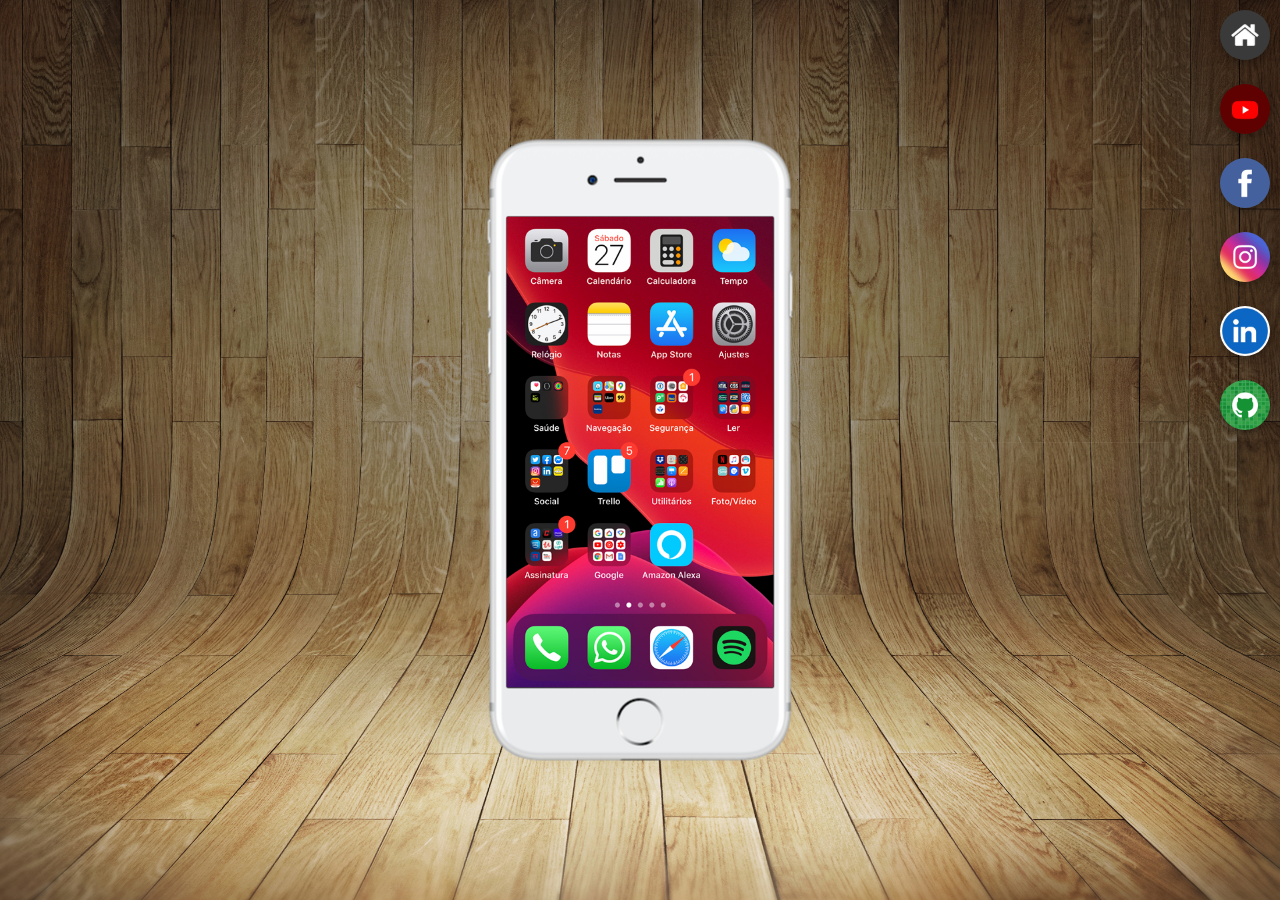
<file: index.html>
<!doctype html>
<html lang="pt-br">
  <head>
    <meta charset="UTF-8" />
    <meta name="viewport" content="width=device-width, initial-scale=1.0" />
    <link rel="shortcut icon" href="favicon.ico" type="image/x-icon" />
    <link rel="stylesheet" href="estilos/style.css" />
    <title>Projeto Redes Sociais</title>
  </head>
  <body>
    <main>
      <section id="telefone">
        <iframe src="home.html" name="tela" id="tela" frameborder="0">
          Seu navegador não suporta iframes.
        </iframe>
      </section>
      <section id="redes-sociais">
        <a href="home.html" target="tela">
          <img src="imagens/logo-home.jpg" alt="Home" /></a
        ><br />
        <a href="youtube.html" target="tela">
          <img src="imagens/logo-youtube.jpg" alt="Youtube" /> </a
        ><br />
        <a href="facebook.html" target="tela">
          <img src="imagens/logo-facebook.jpg" alt="Facebook" /> </a
        ><br />
        <a href="instagram.html" target="tela">
          <img src="imagens/logo-instagram.jpg" alt="Instagram" /> </a
        ><br />
        <a href="linkedin.html" target="tela">
          <img src="imagens/logo-linkedin.avif" alt="LinkedIn" /> </a
        ><br />
        <a href="github.html" target="tela">
          <img src="imagens/logo-github.jpg" alt="GitHub" />
        </a>
      </section>
    </main>
  </body>
</html>
</file>
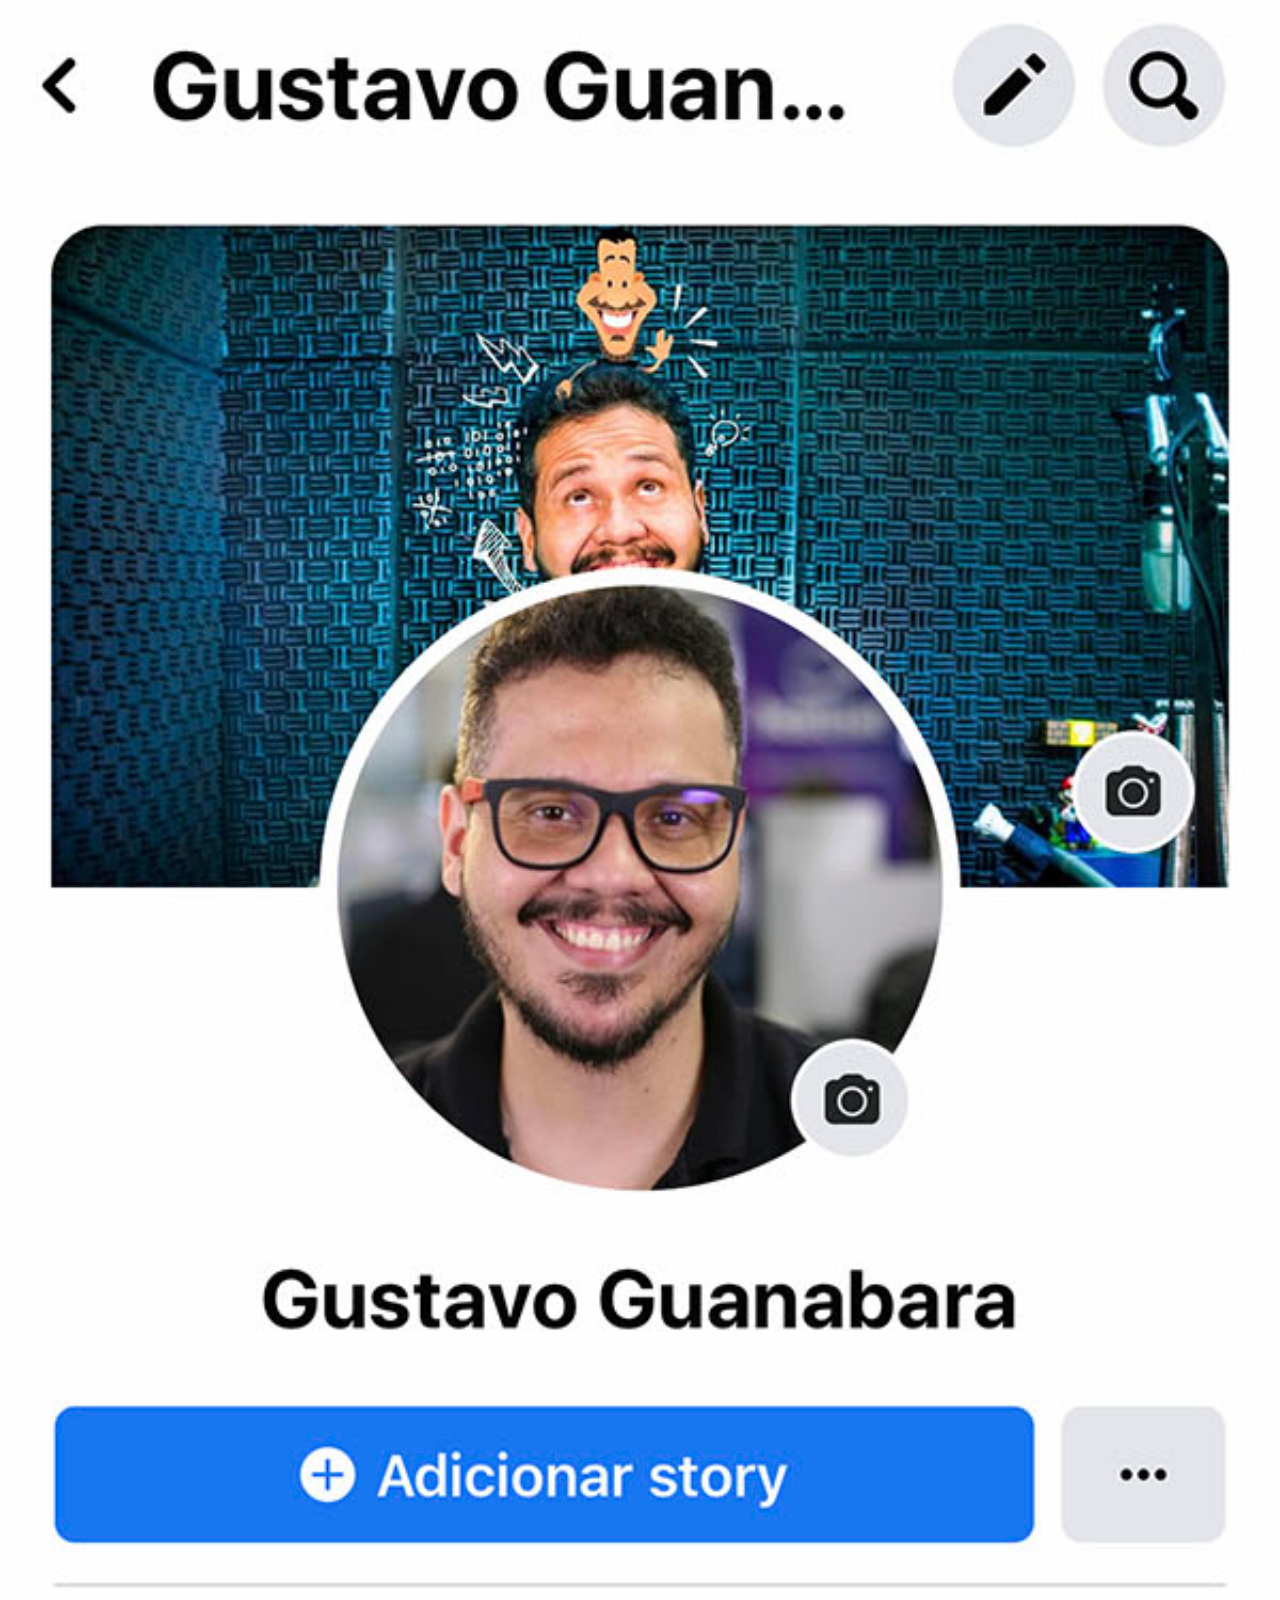
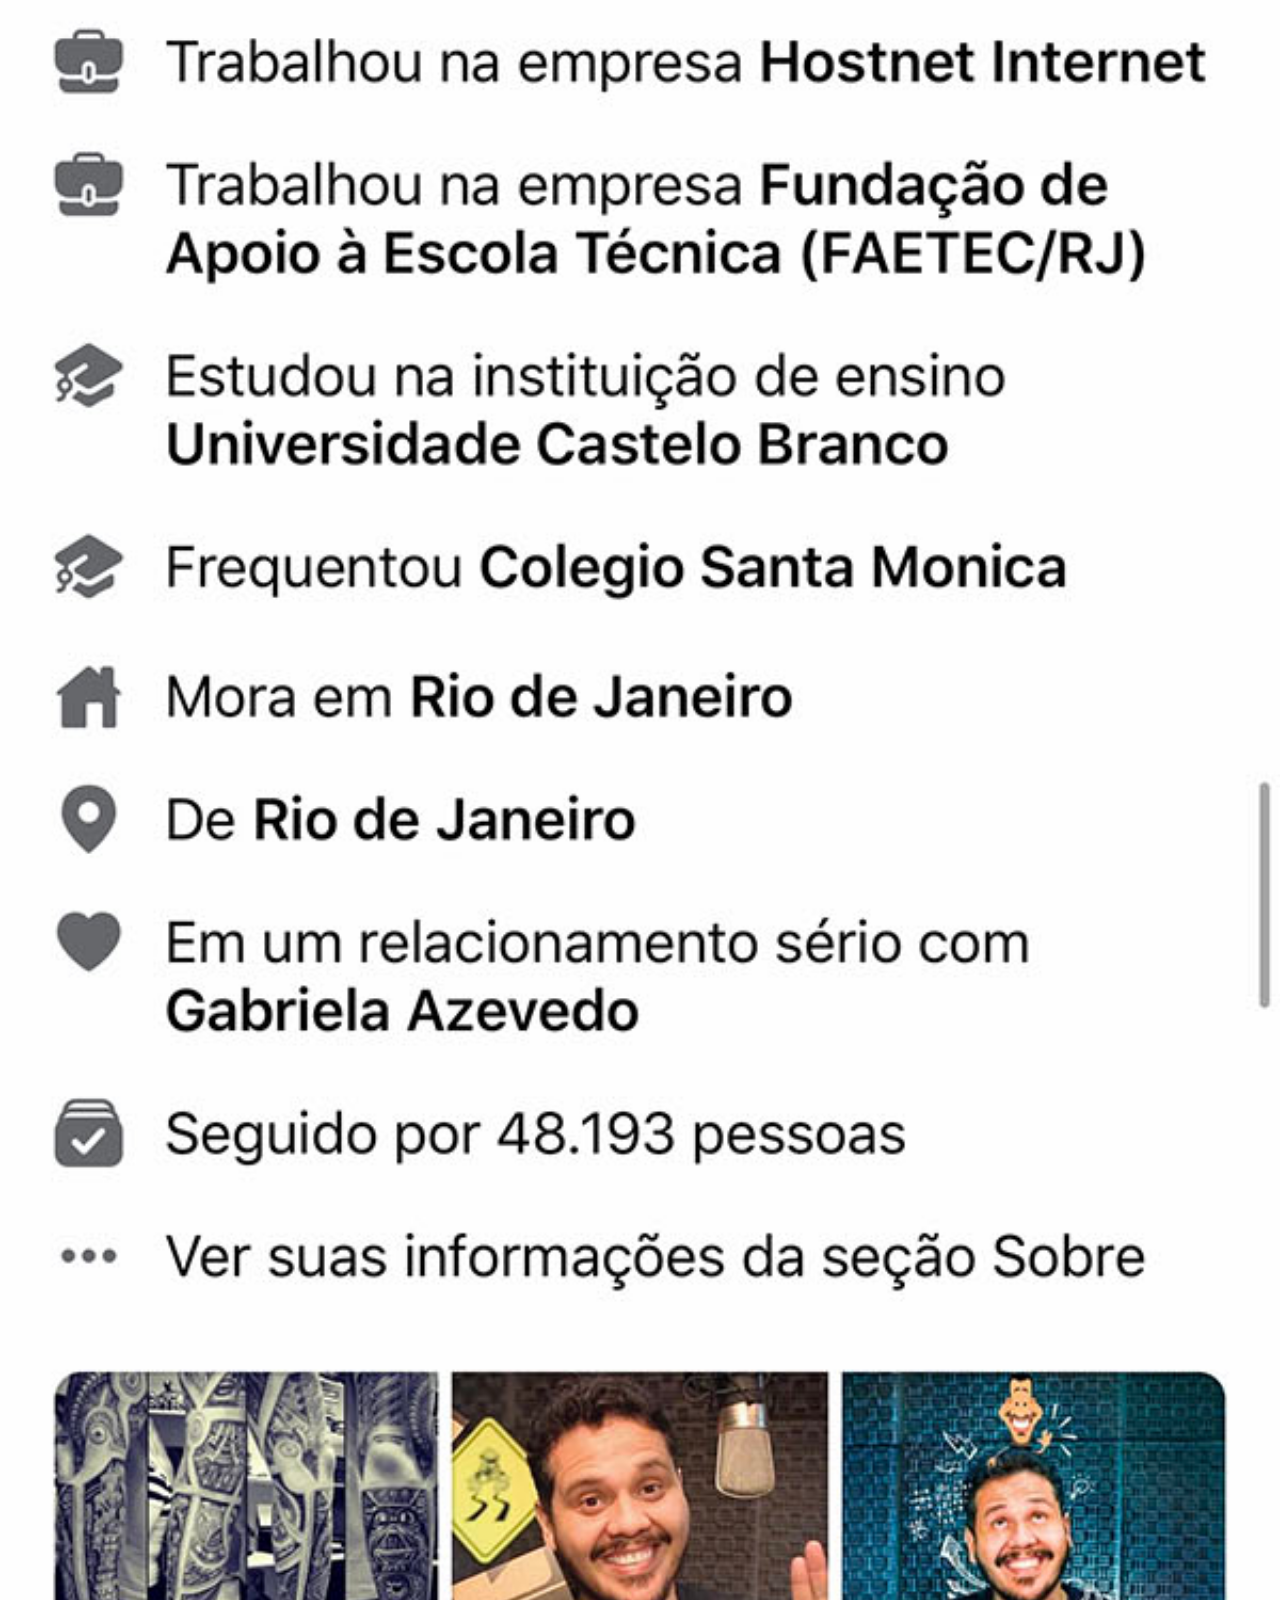
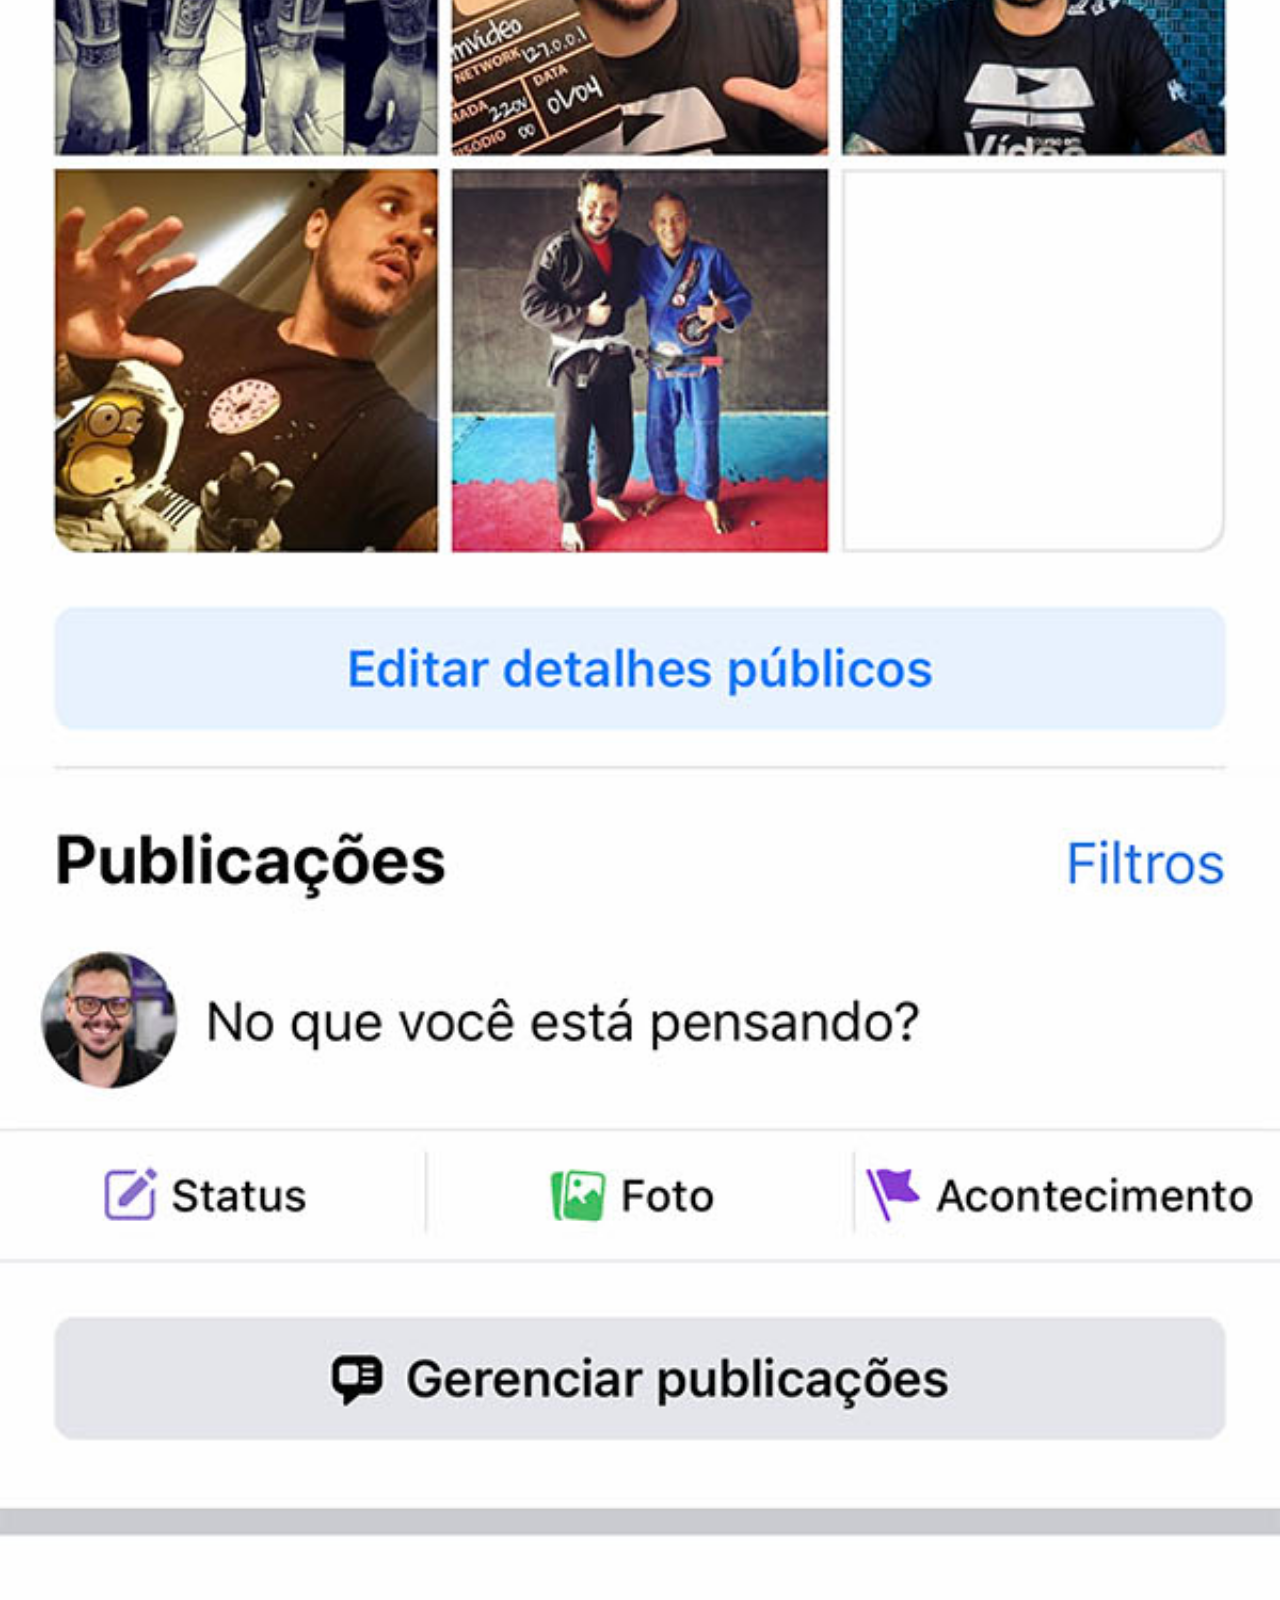
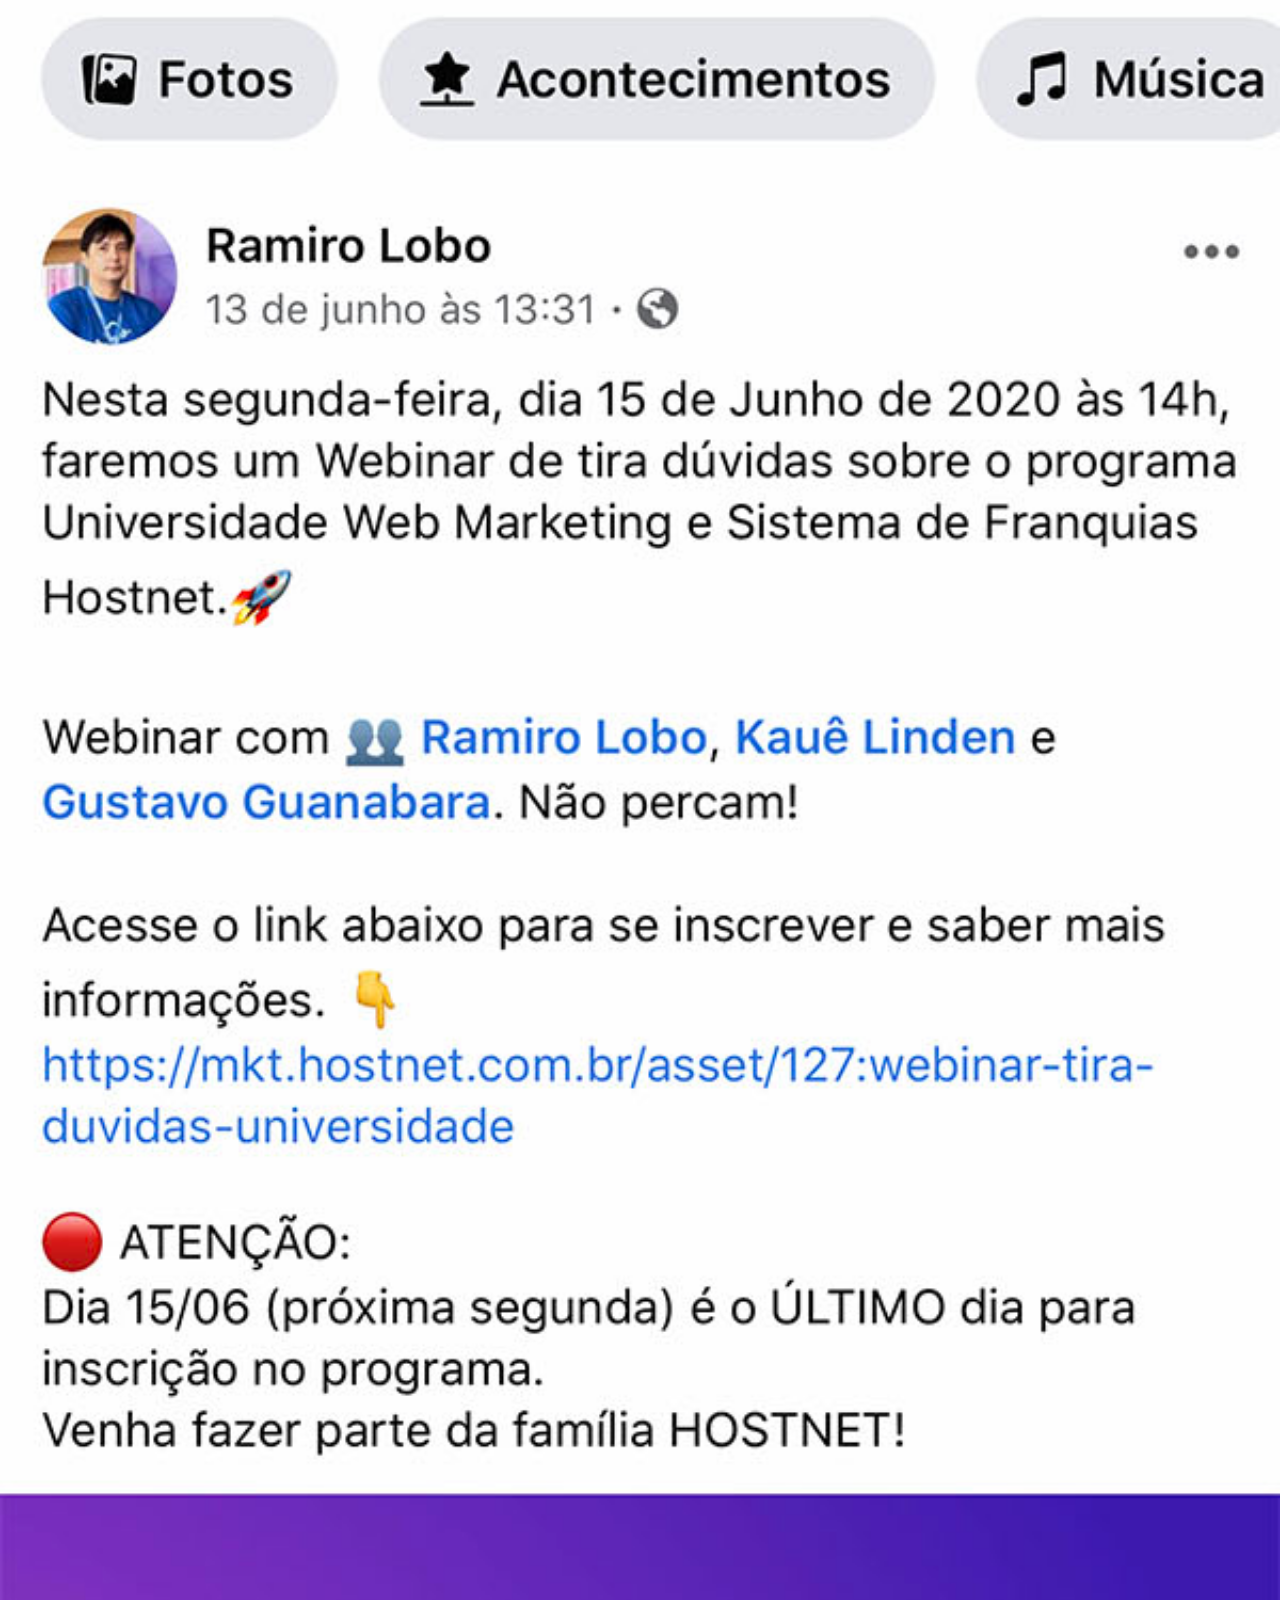
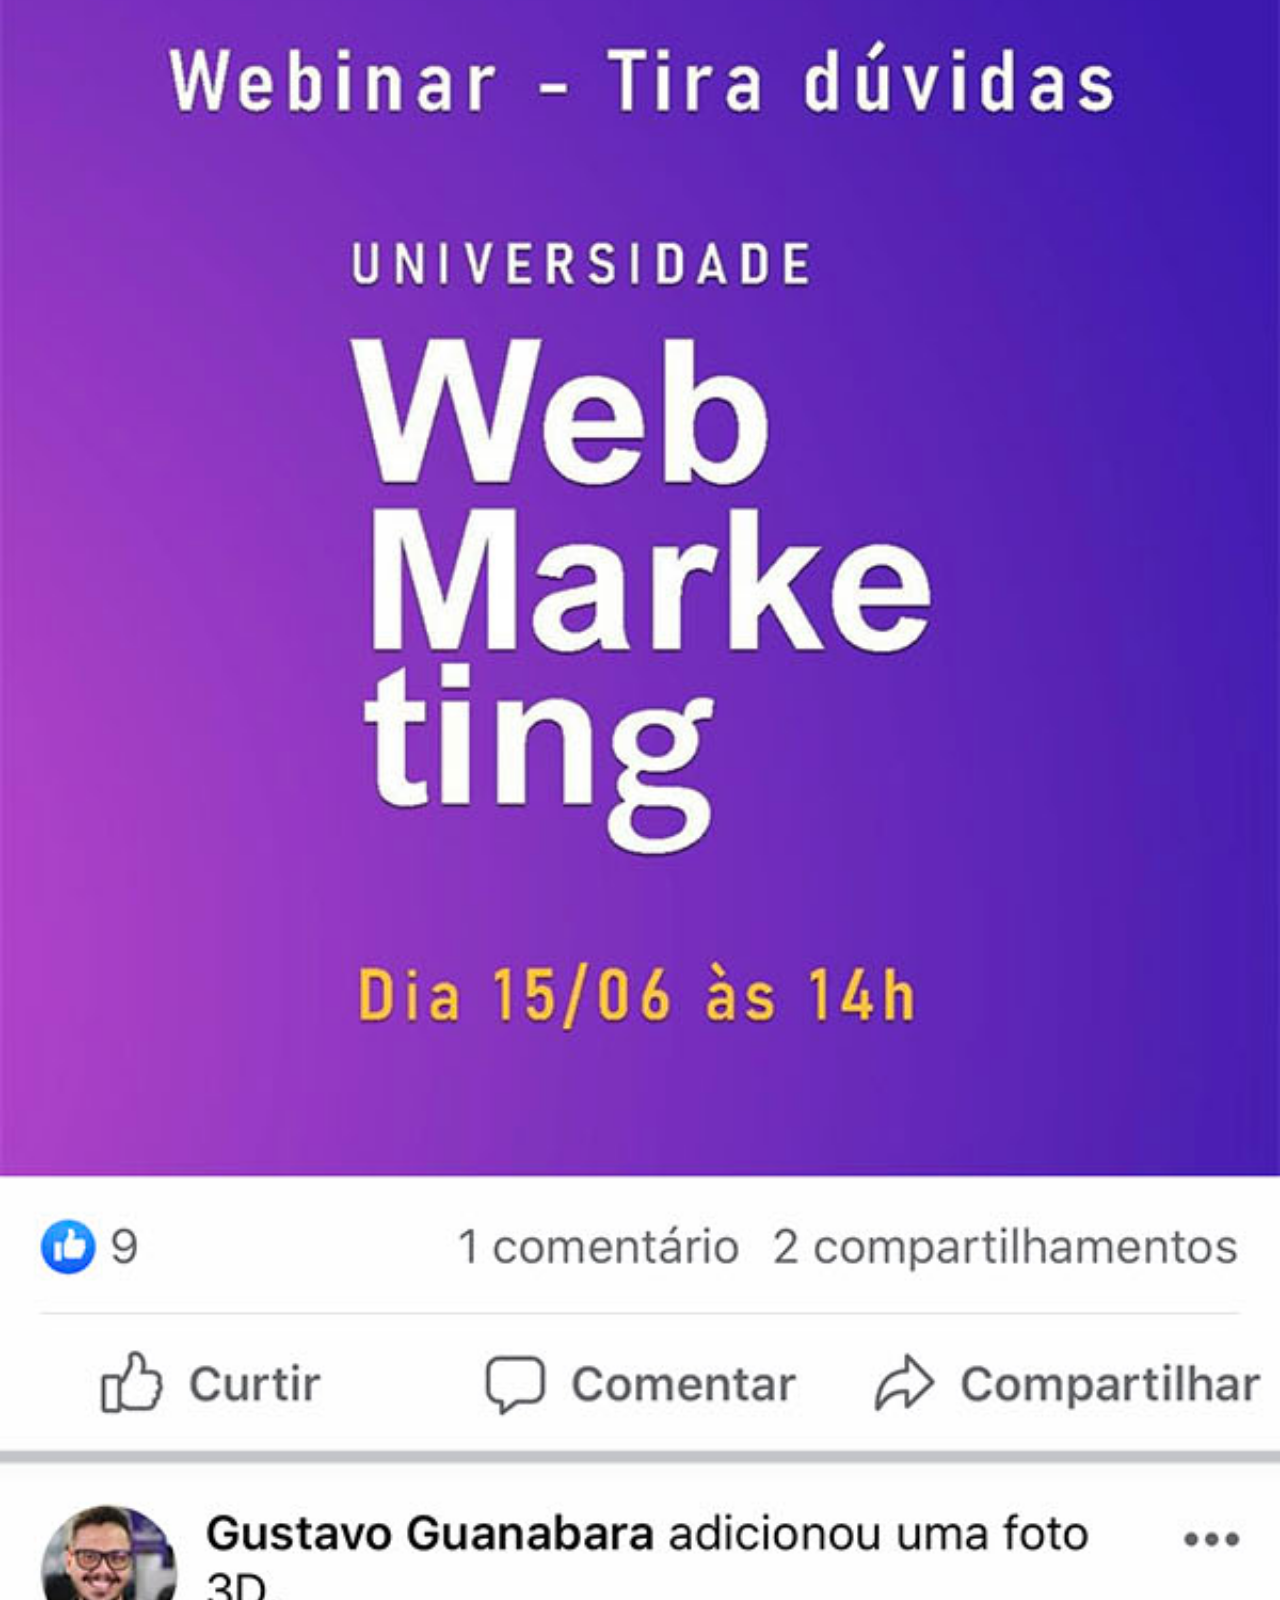
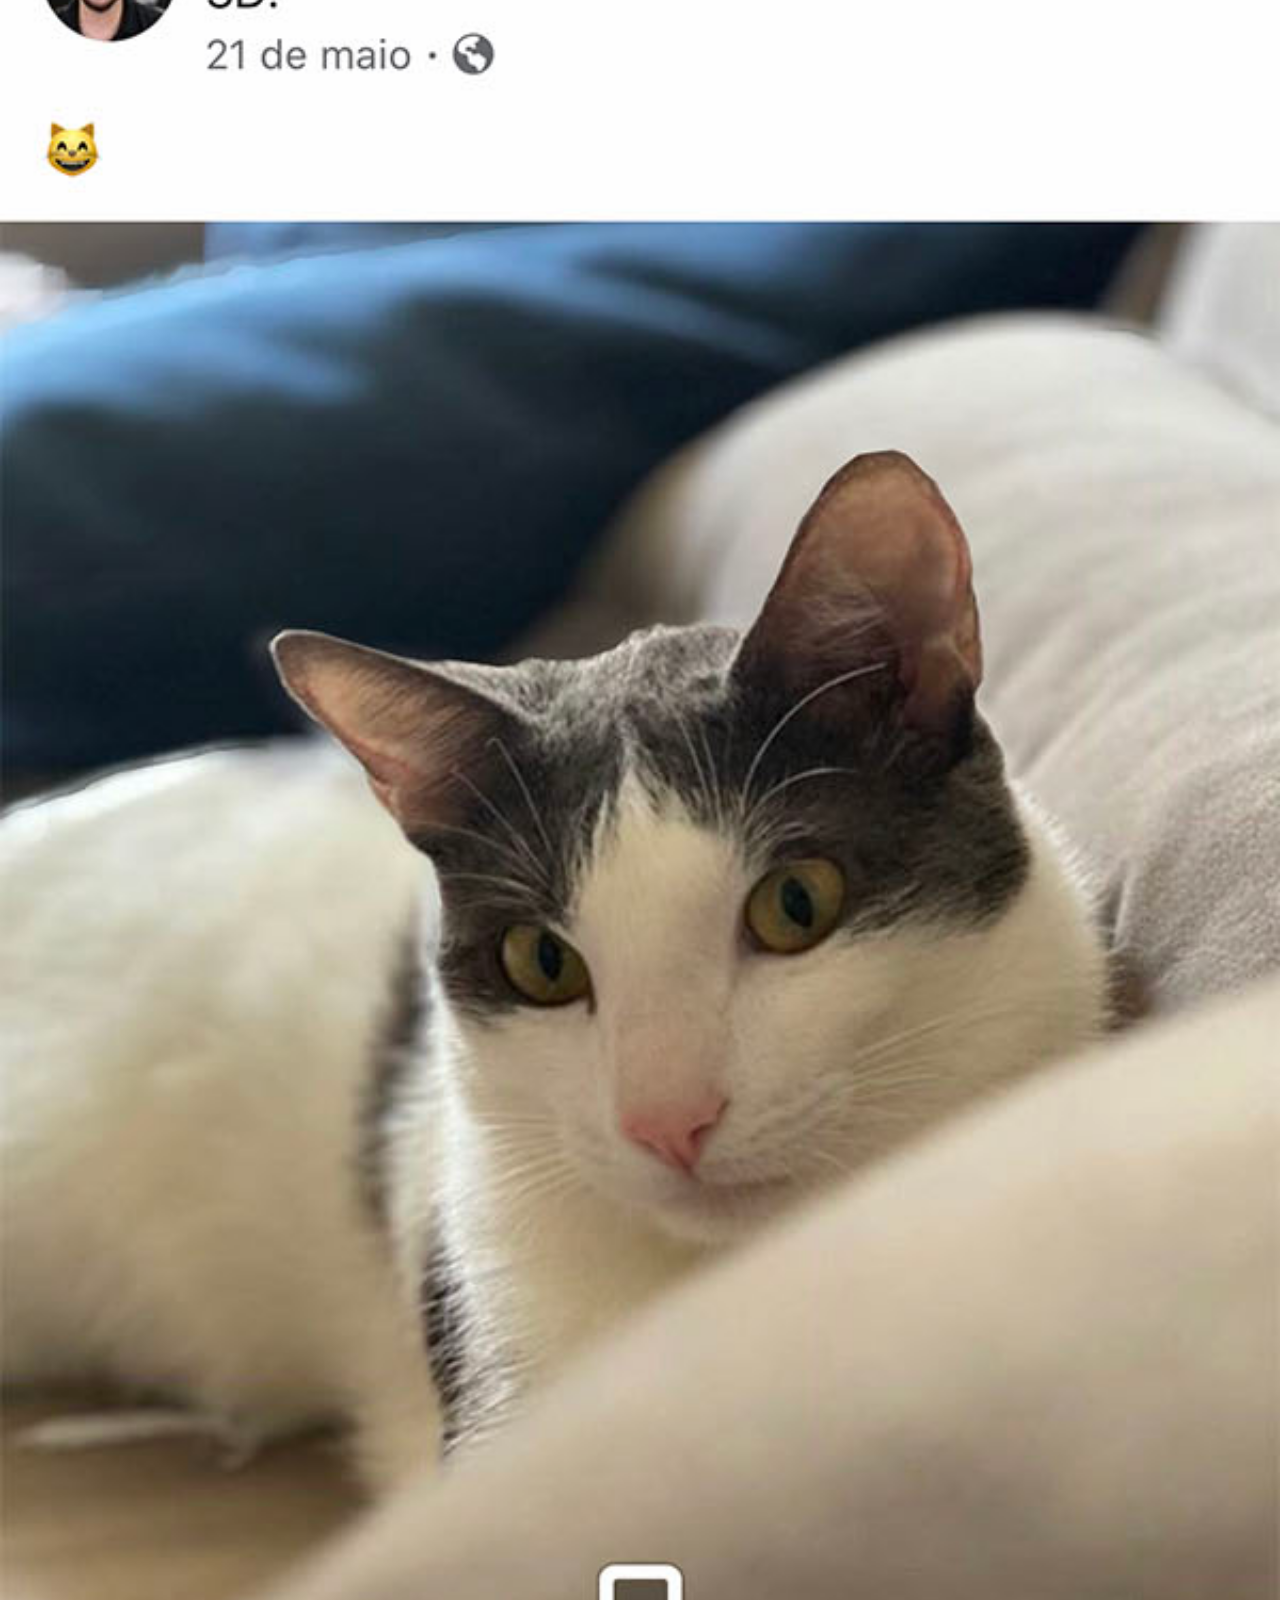
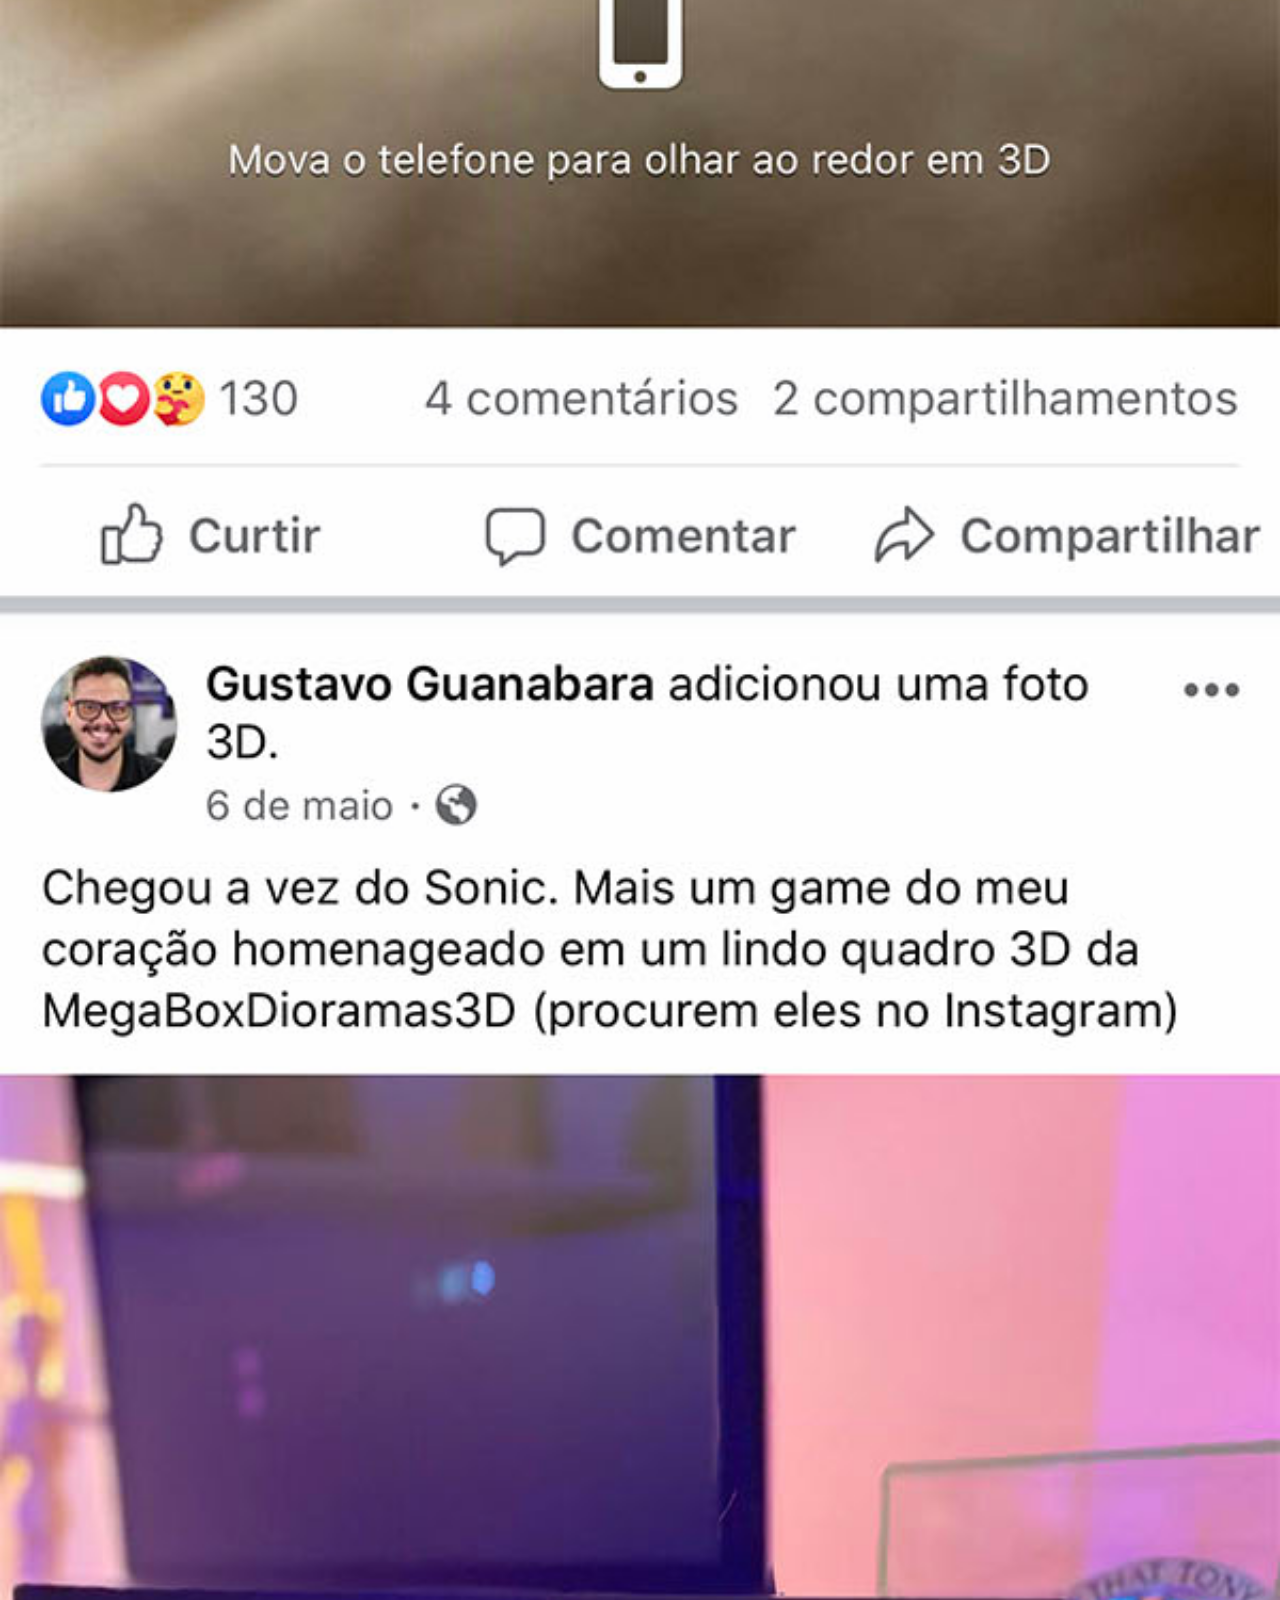
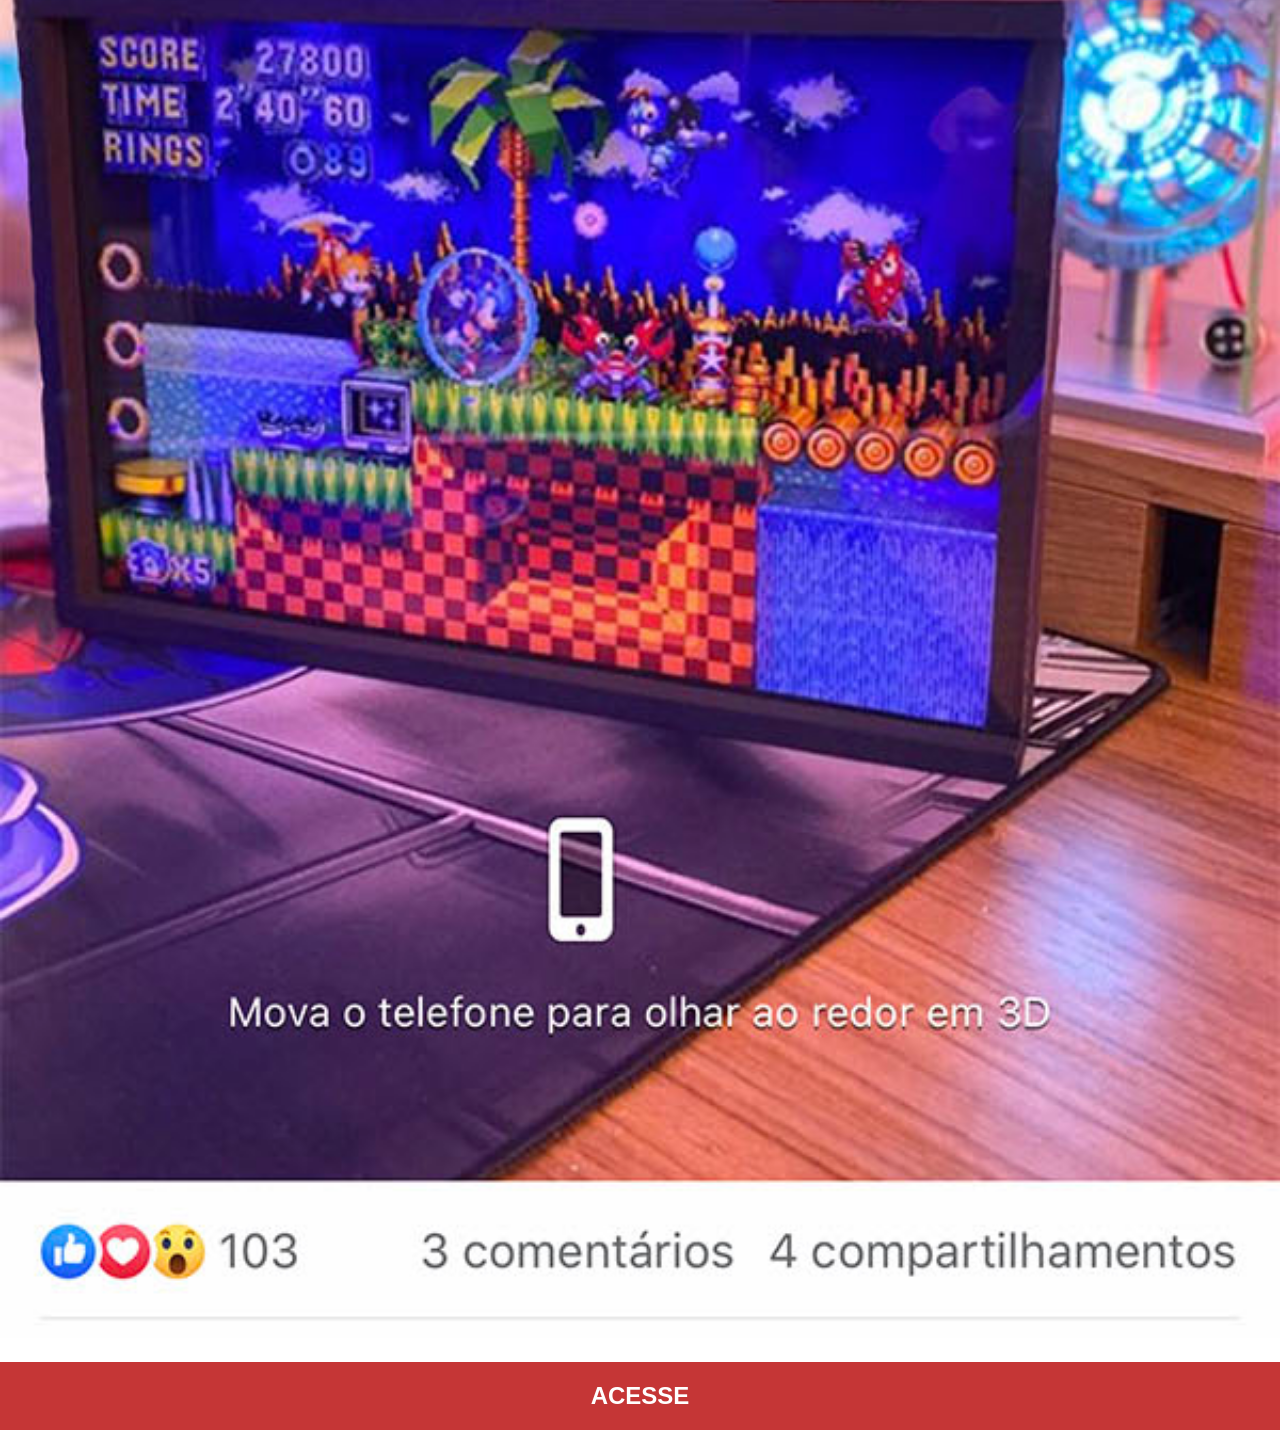
<file: facebook.html>
<!DOCTYPE html>
<html lang="pt-br">
<head>
    <meta charset="UTF-8">
    <meta name="viewport" content="width=device-width, initial-scale=1.0">
    <link rel="stylesheet" href="estilos/social.css">
    <title>Facebook</title>
</head>
<body>
    <img src="imagens/tela-facebook.jpg" alt="Facebook">
    <a href="https://www.facebook.com/" target="_blank">ACESSE</a>
</body>
</html>
</file>
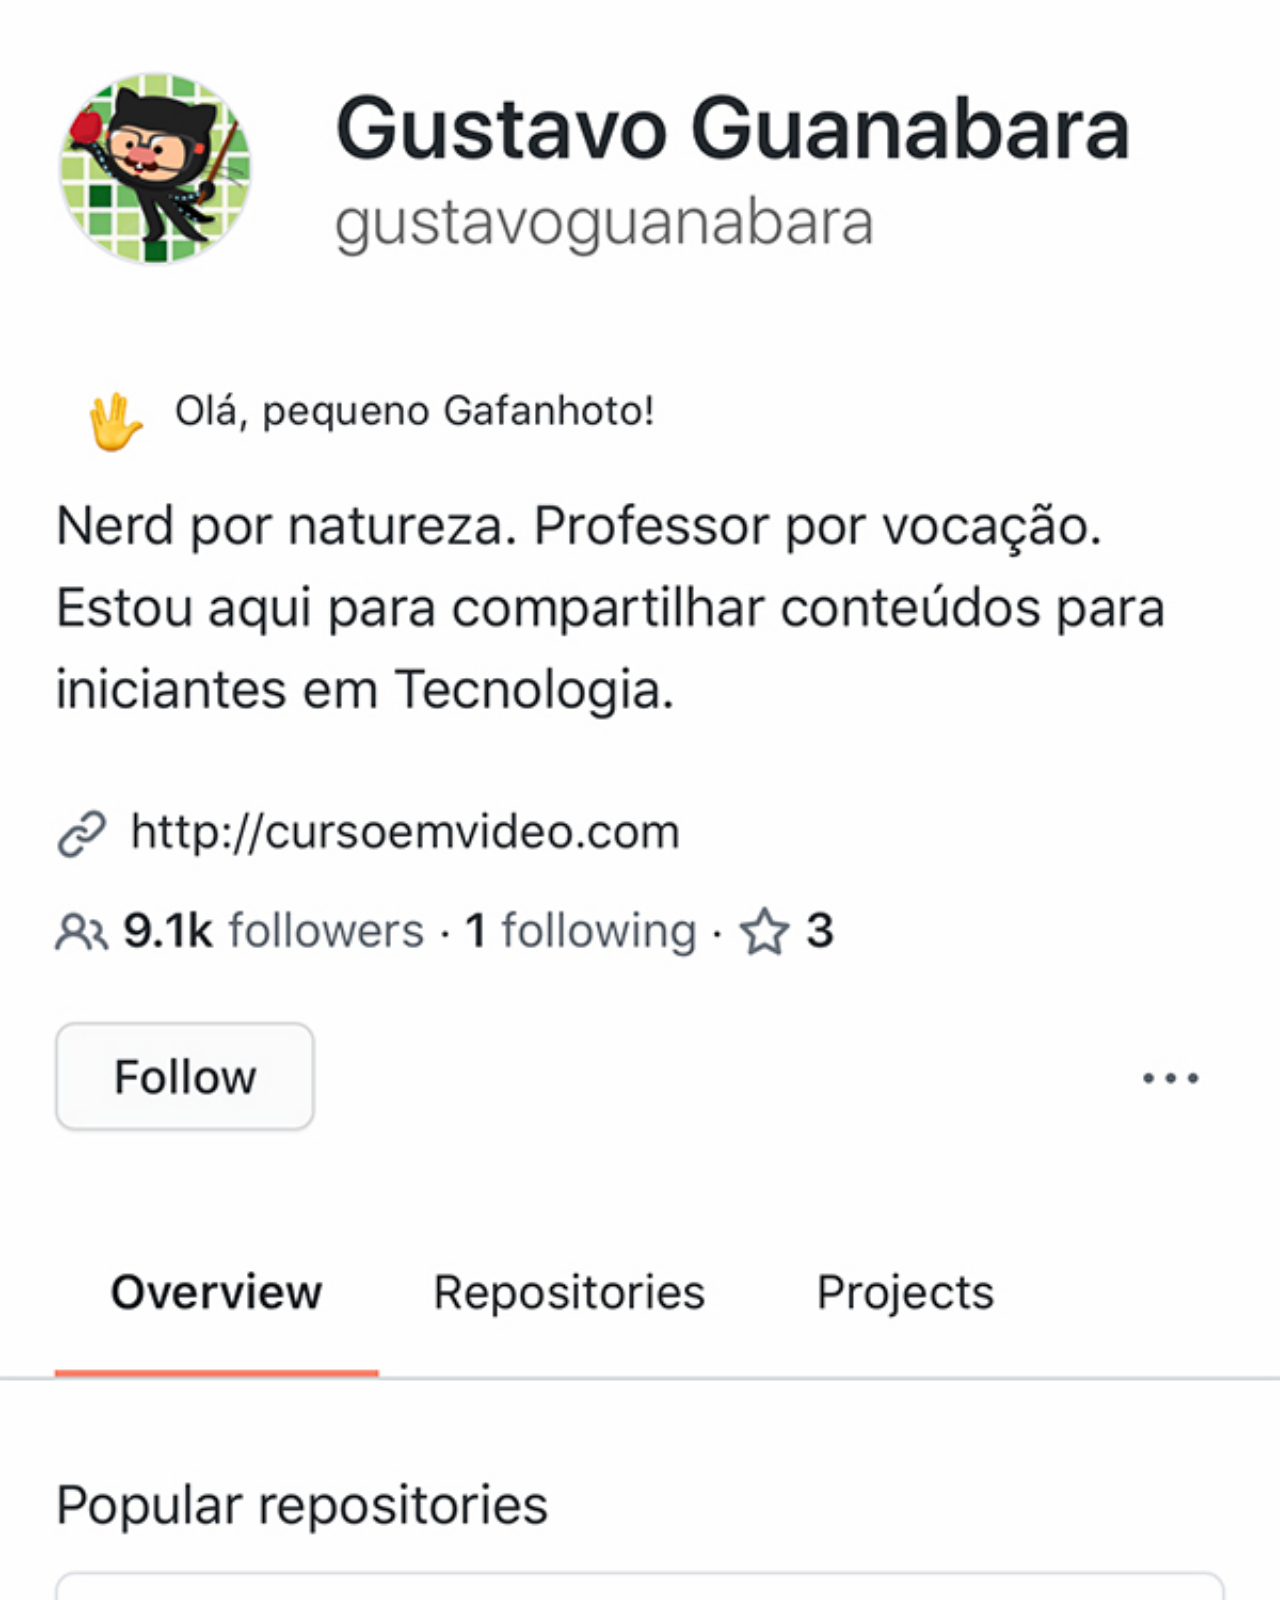
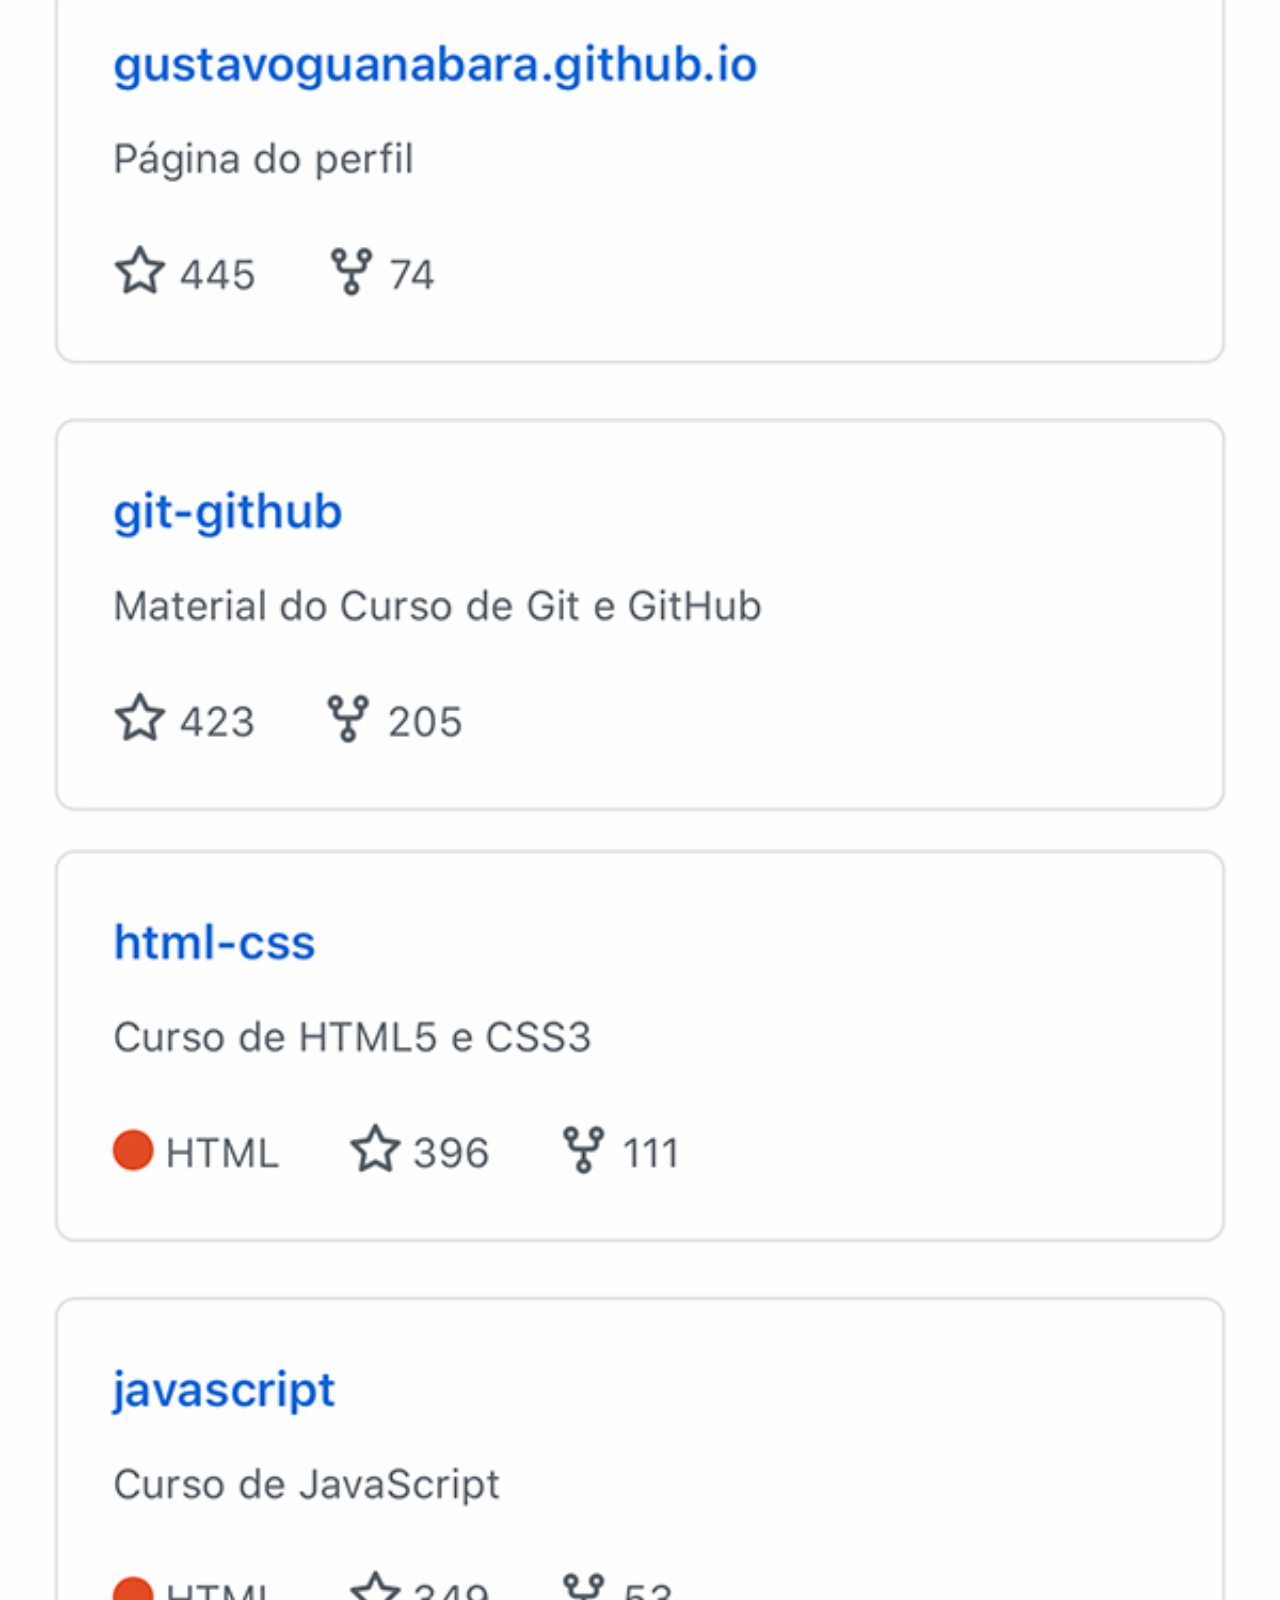
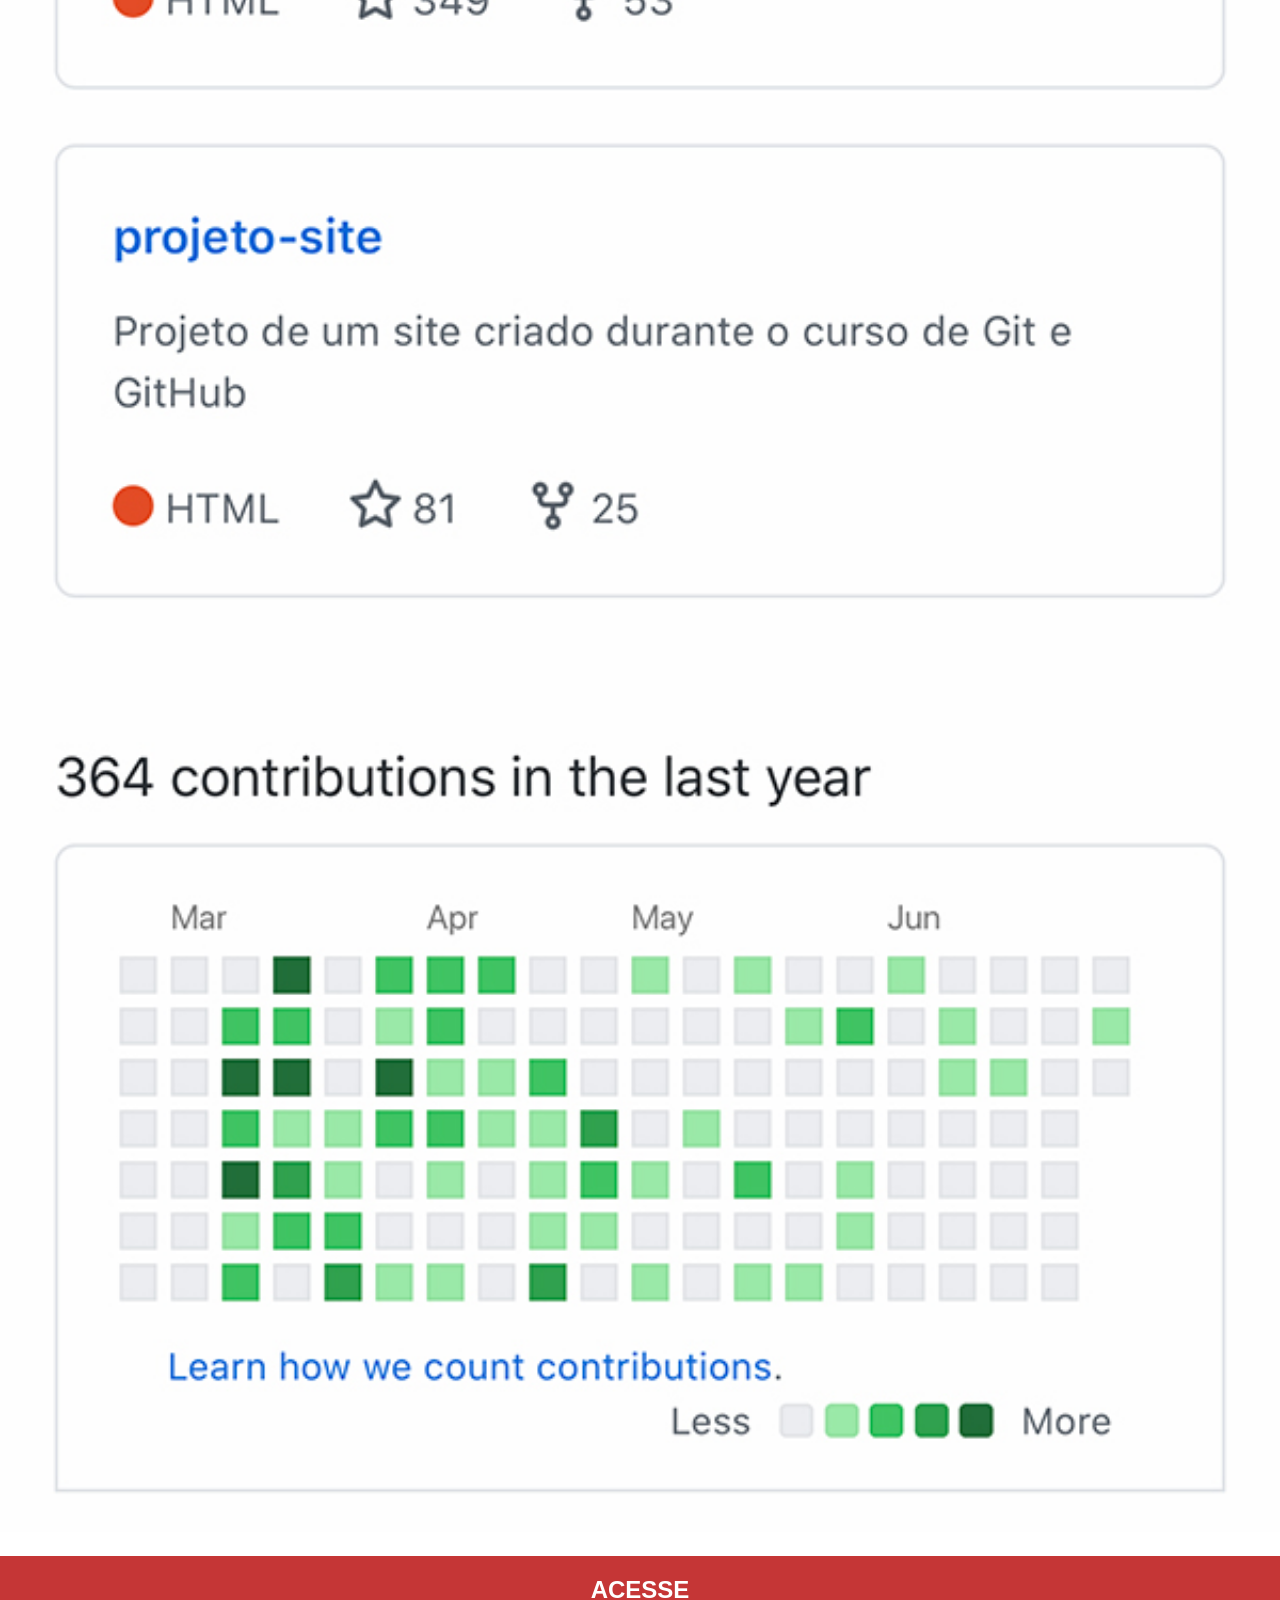
<file: github.html>
<!DOCTYPE html>
<html lang="pt-br">
<head>
    <meta charset="UTF-8">
    <meta name="viewport" content="width=device-width, initial-scale=1.0">
    <link rel="stylesheet" href="estilos/social.css">
    <title>GitHub</title>
</head>
<body>
    <img src="imagens/tela-github.jpg" alt="GitHub">
    <a href="https://github.com/Meriellyssn" target="_blank">ACESSE</a>
</body>
</html>
</file>
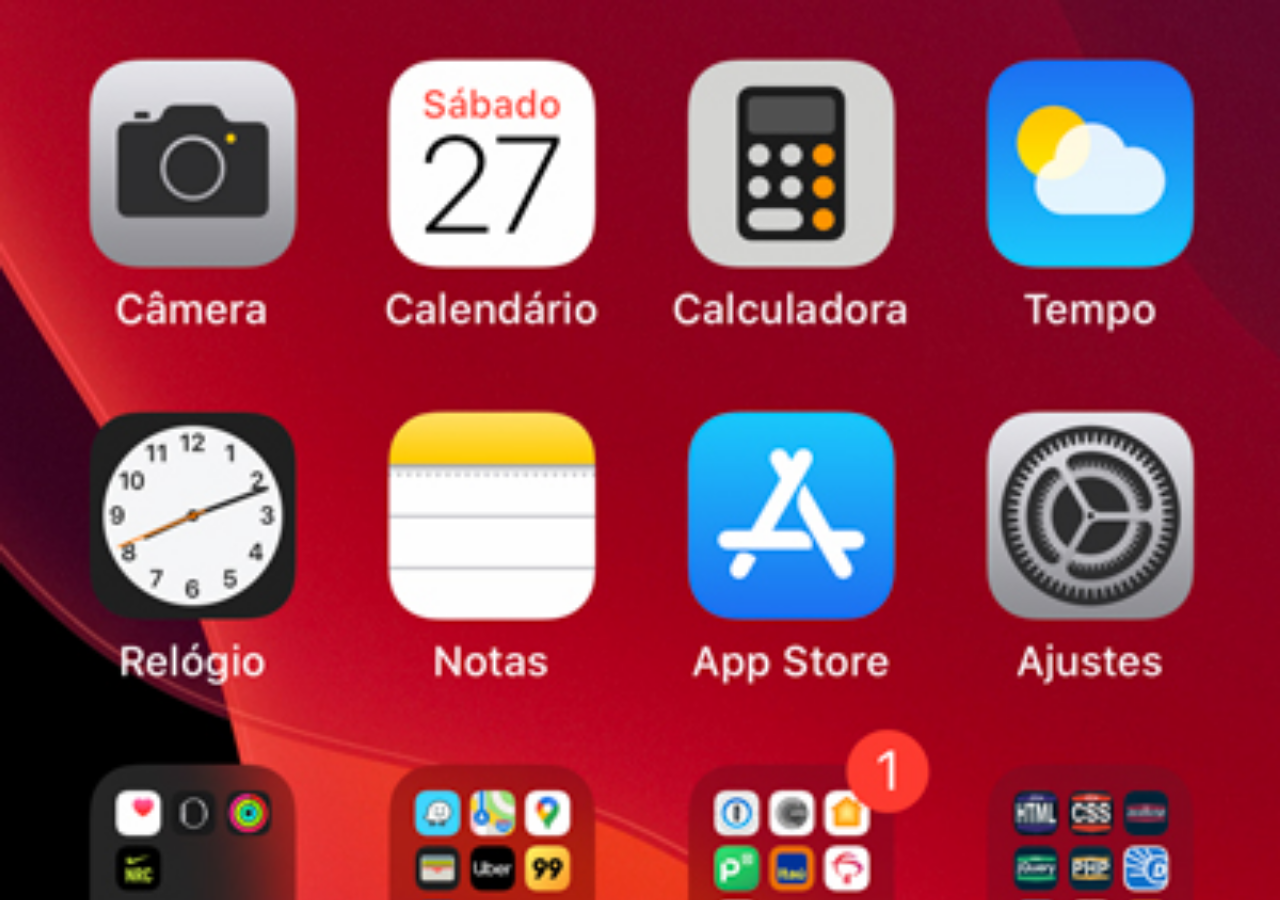
<file: home.html>
<!DOCTYPE html>
<html lang="pt-br">
<head>
    <meta charset="UTF-8">
    <meta name="viewport" content="width=device-width, initial-scale=1.0">
    <title>Home</title>
    <style>
        * {
            margin: 0;
            padding: 0;
        }

        body {
            width: 100vw;
            height: 100vh;
            background: url('imagens/tela-home.jpg') no-repeat top center;
            background-size: cover;
           
        }
    </style>
</head>
<body>
    
</body>
</html>
</file>
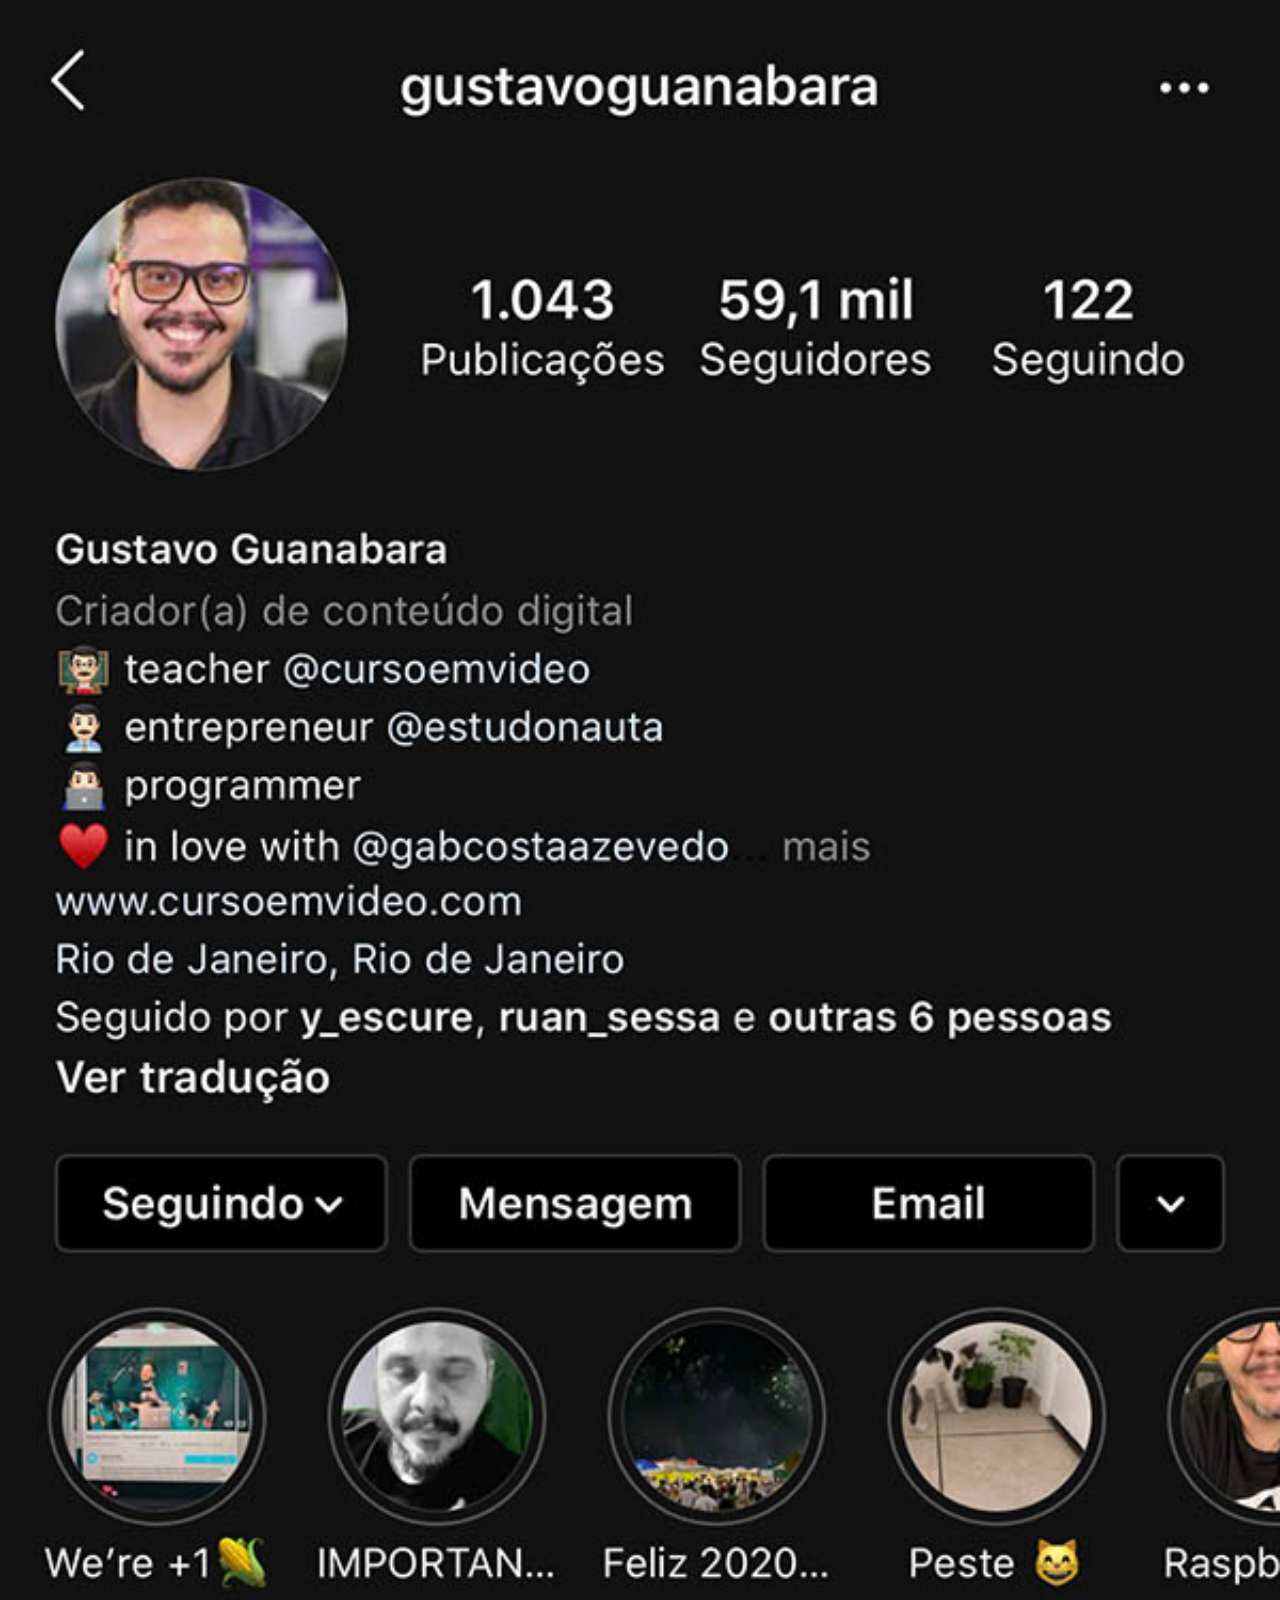
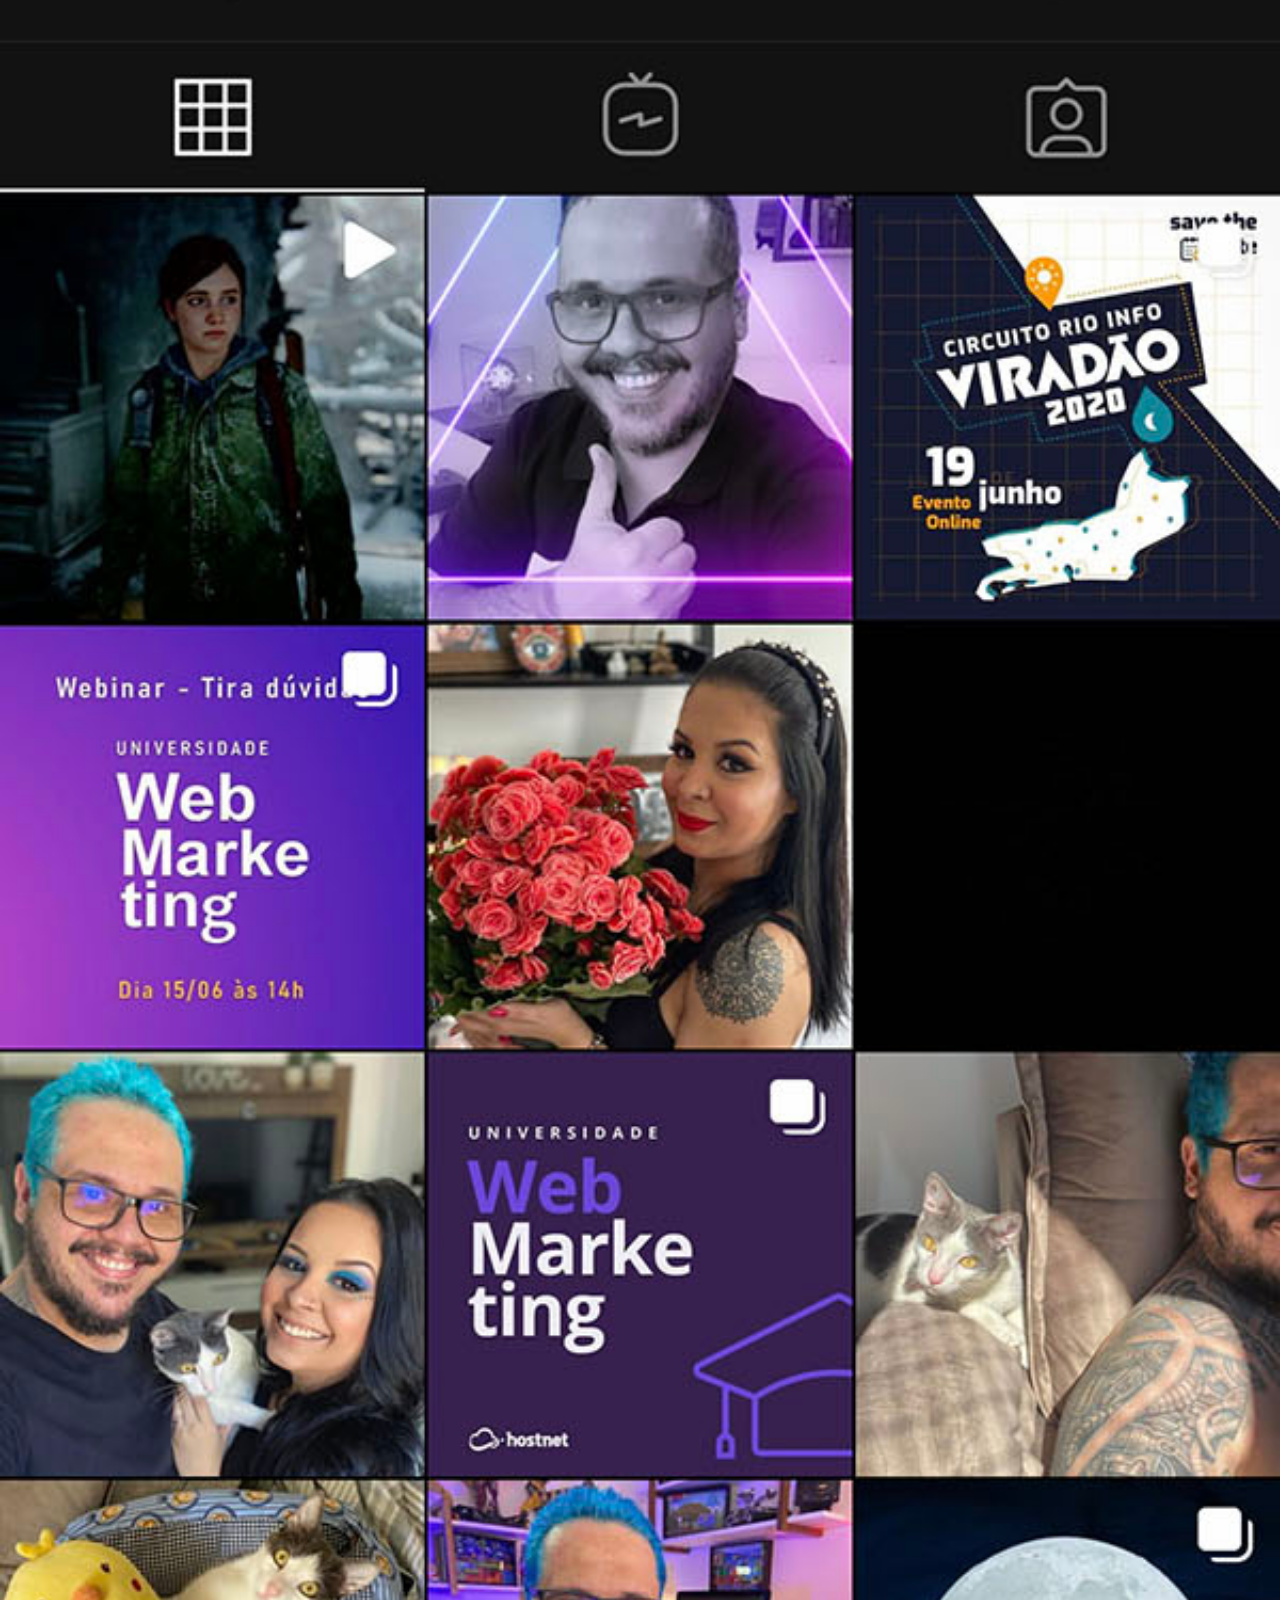
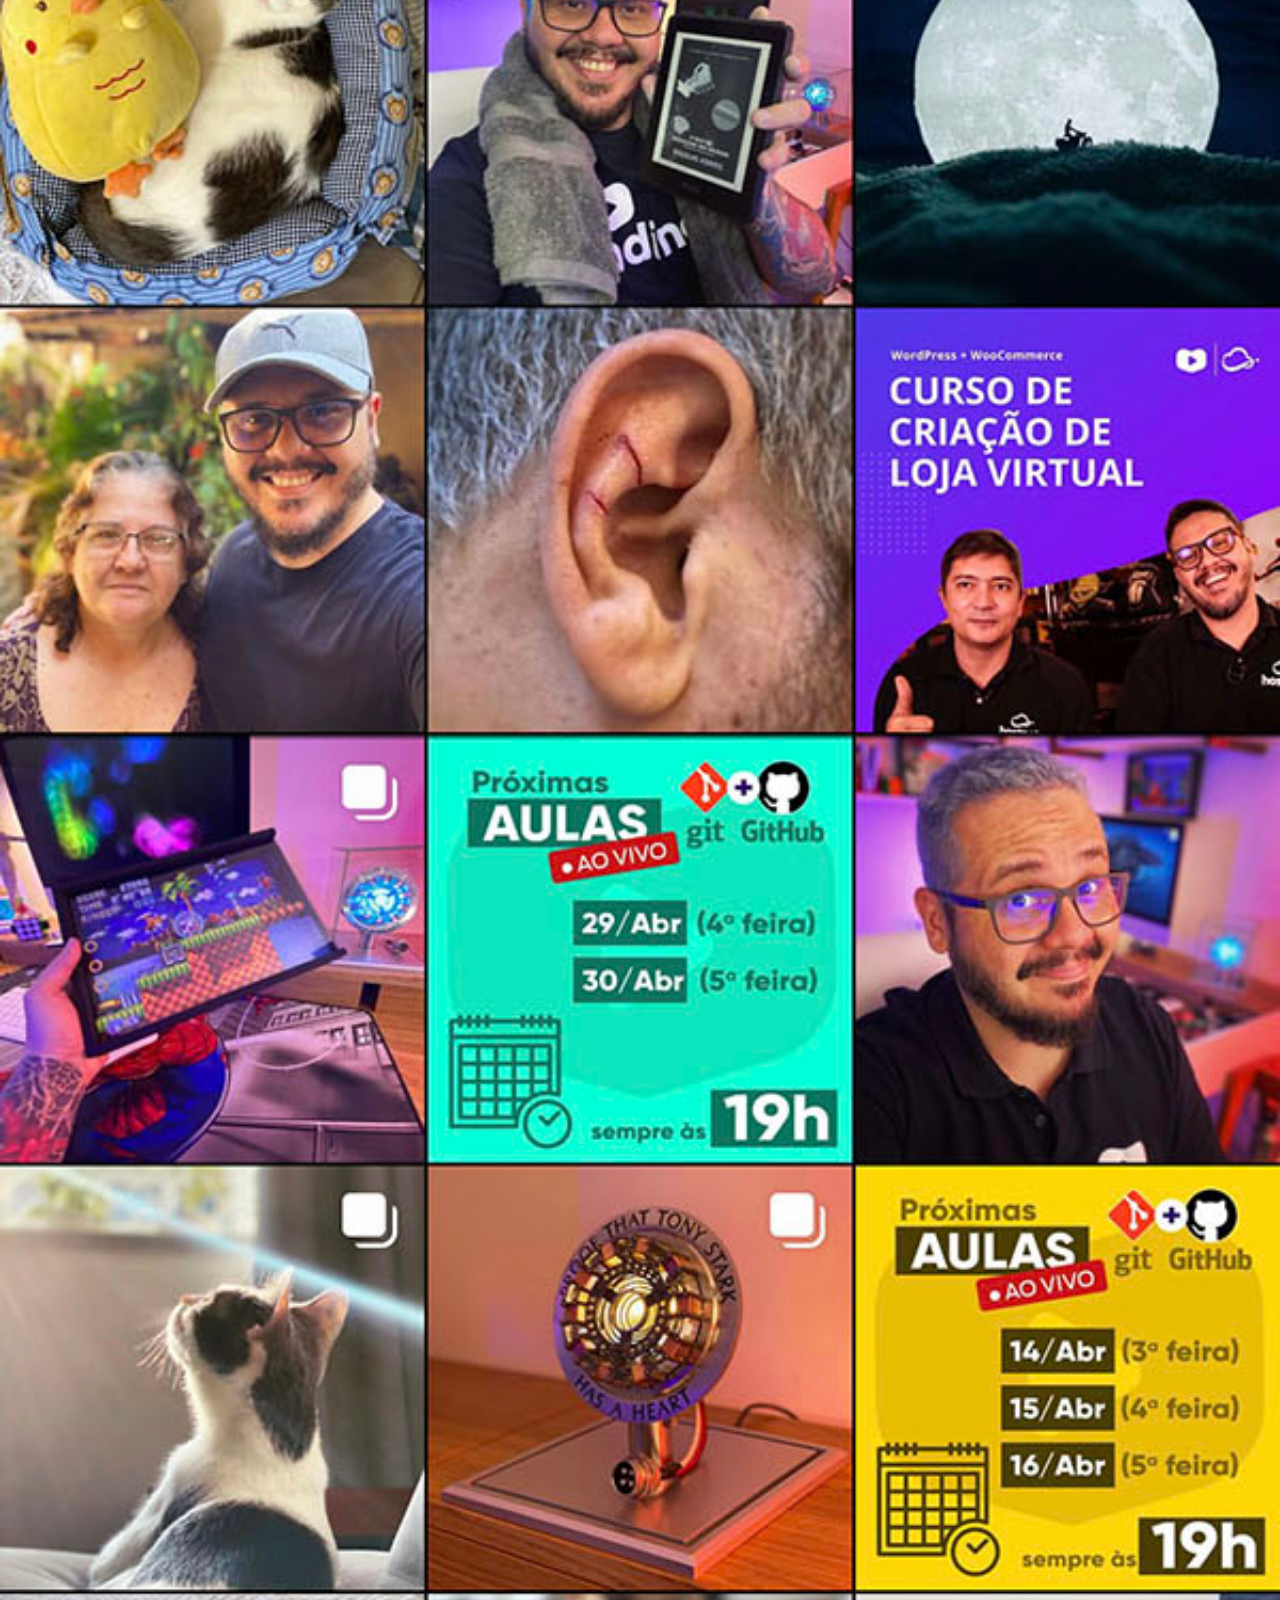
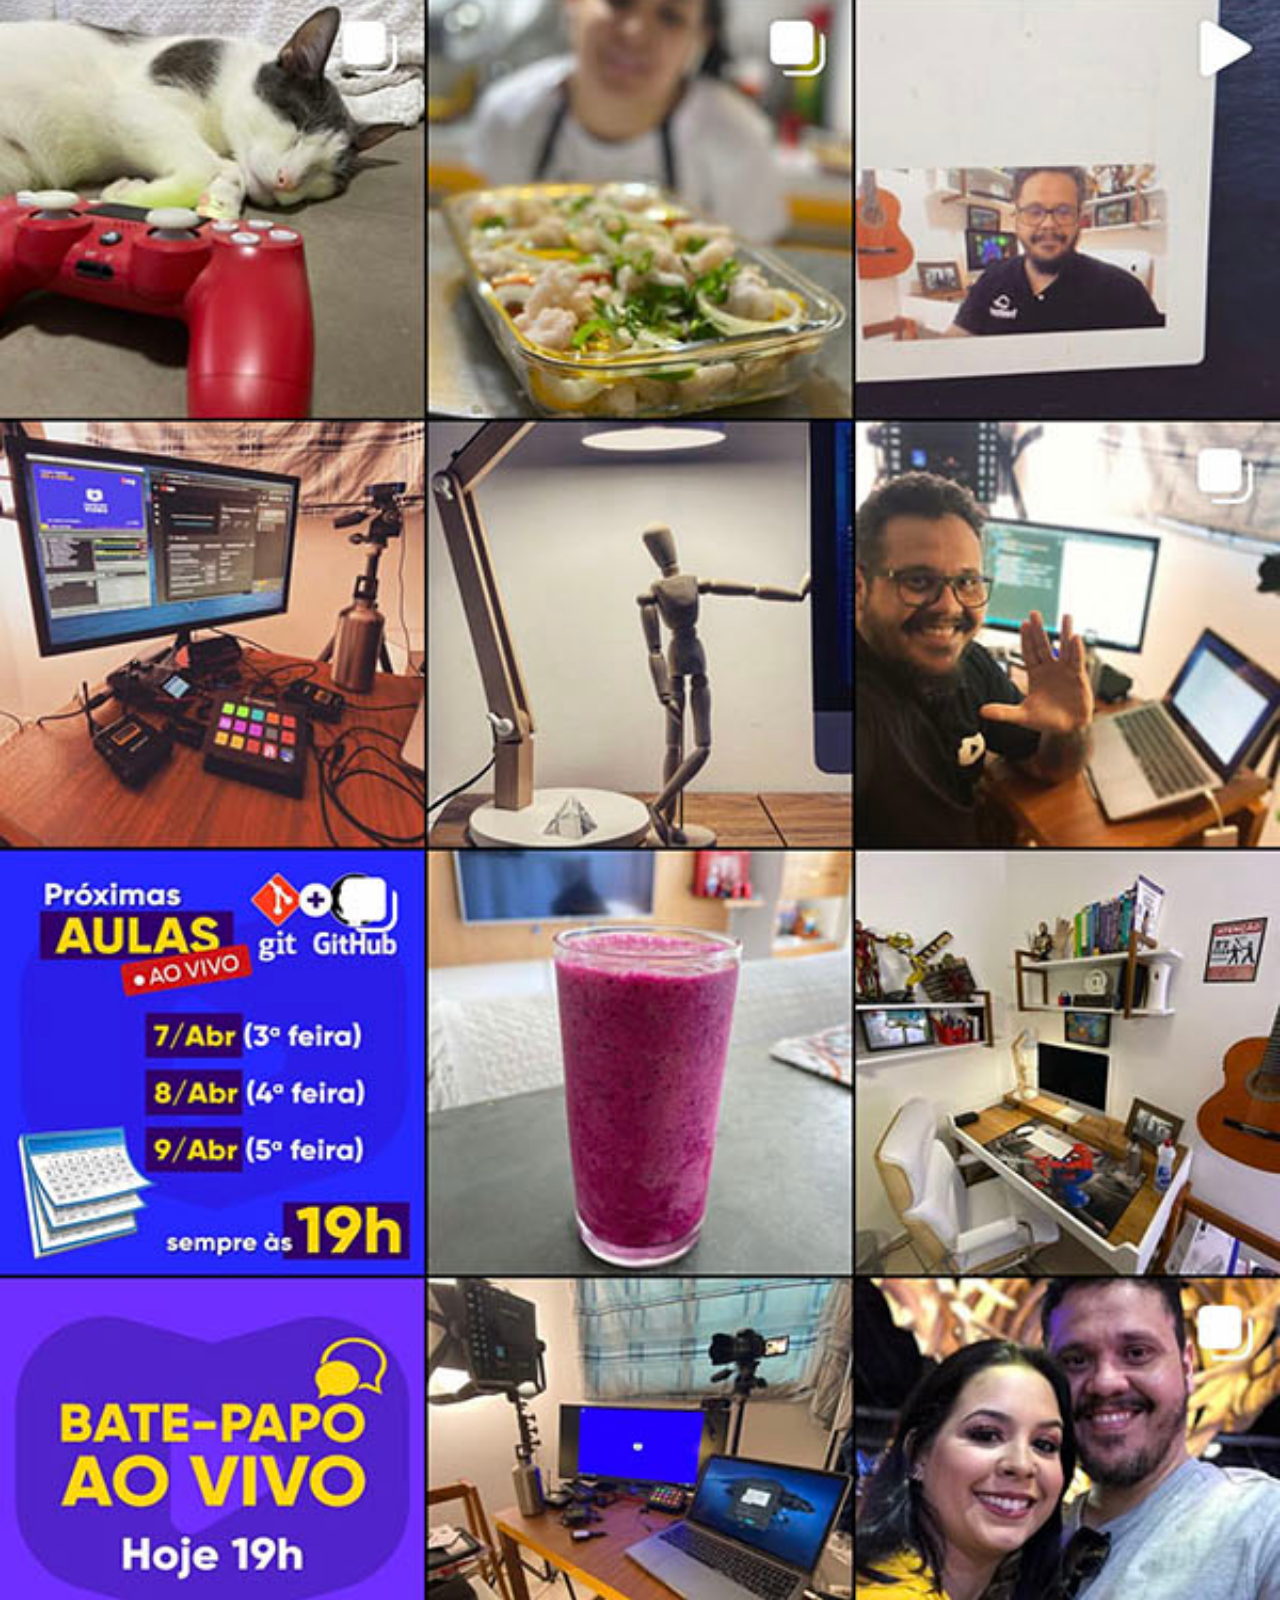
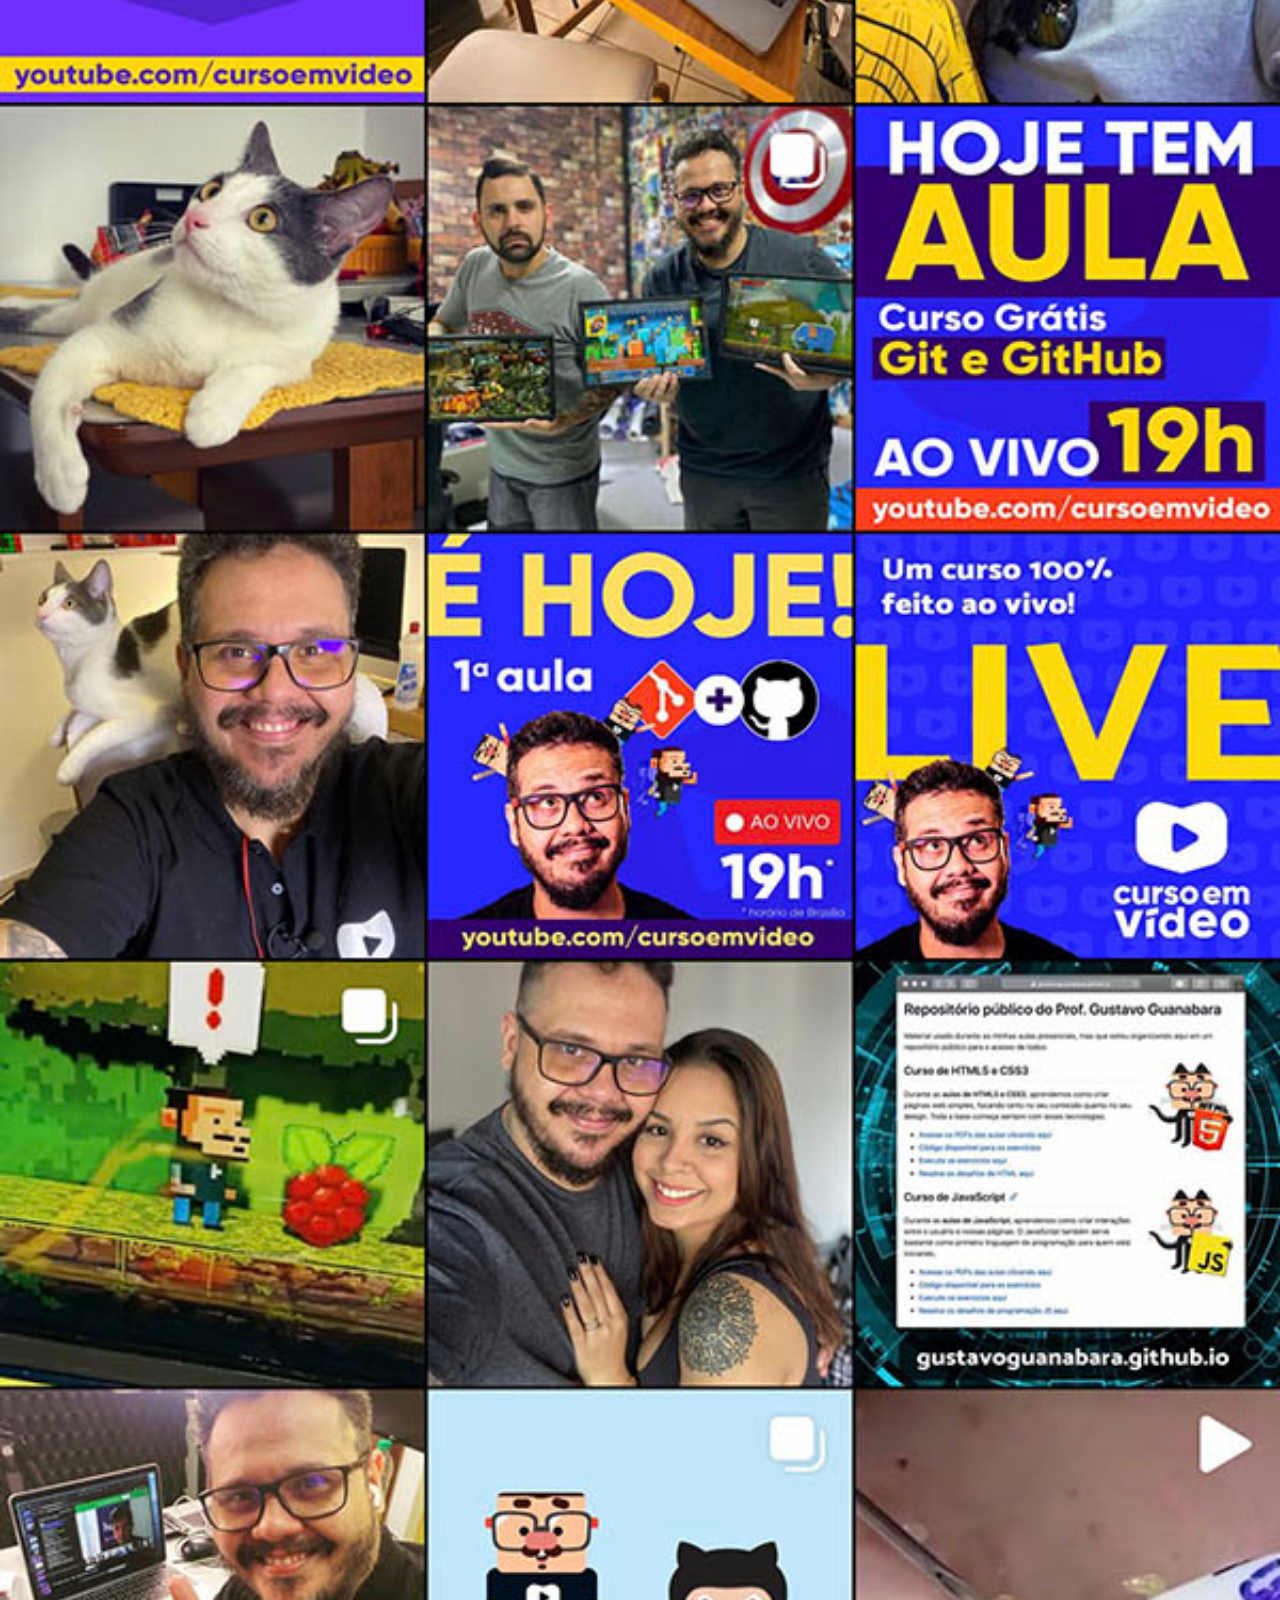
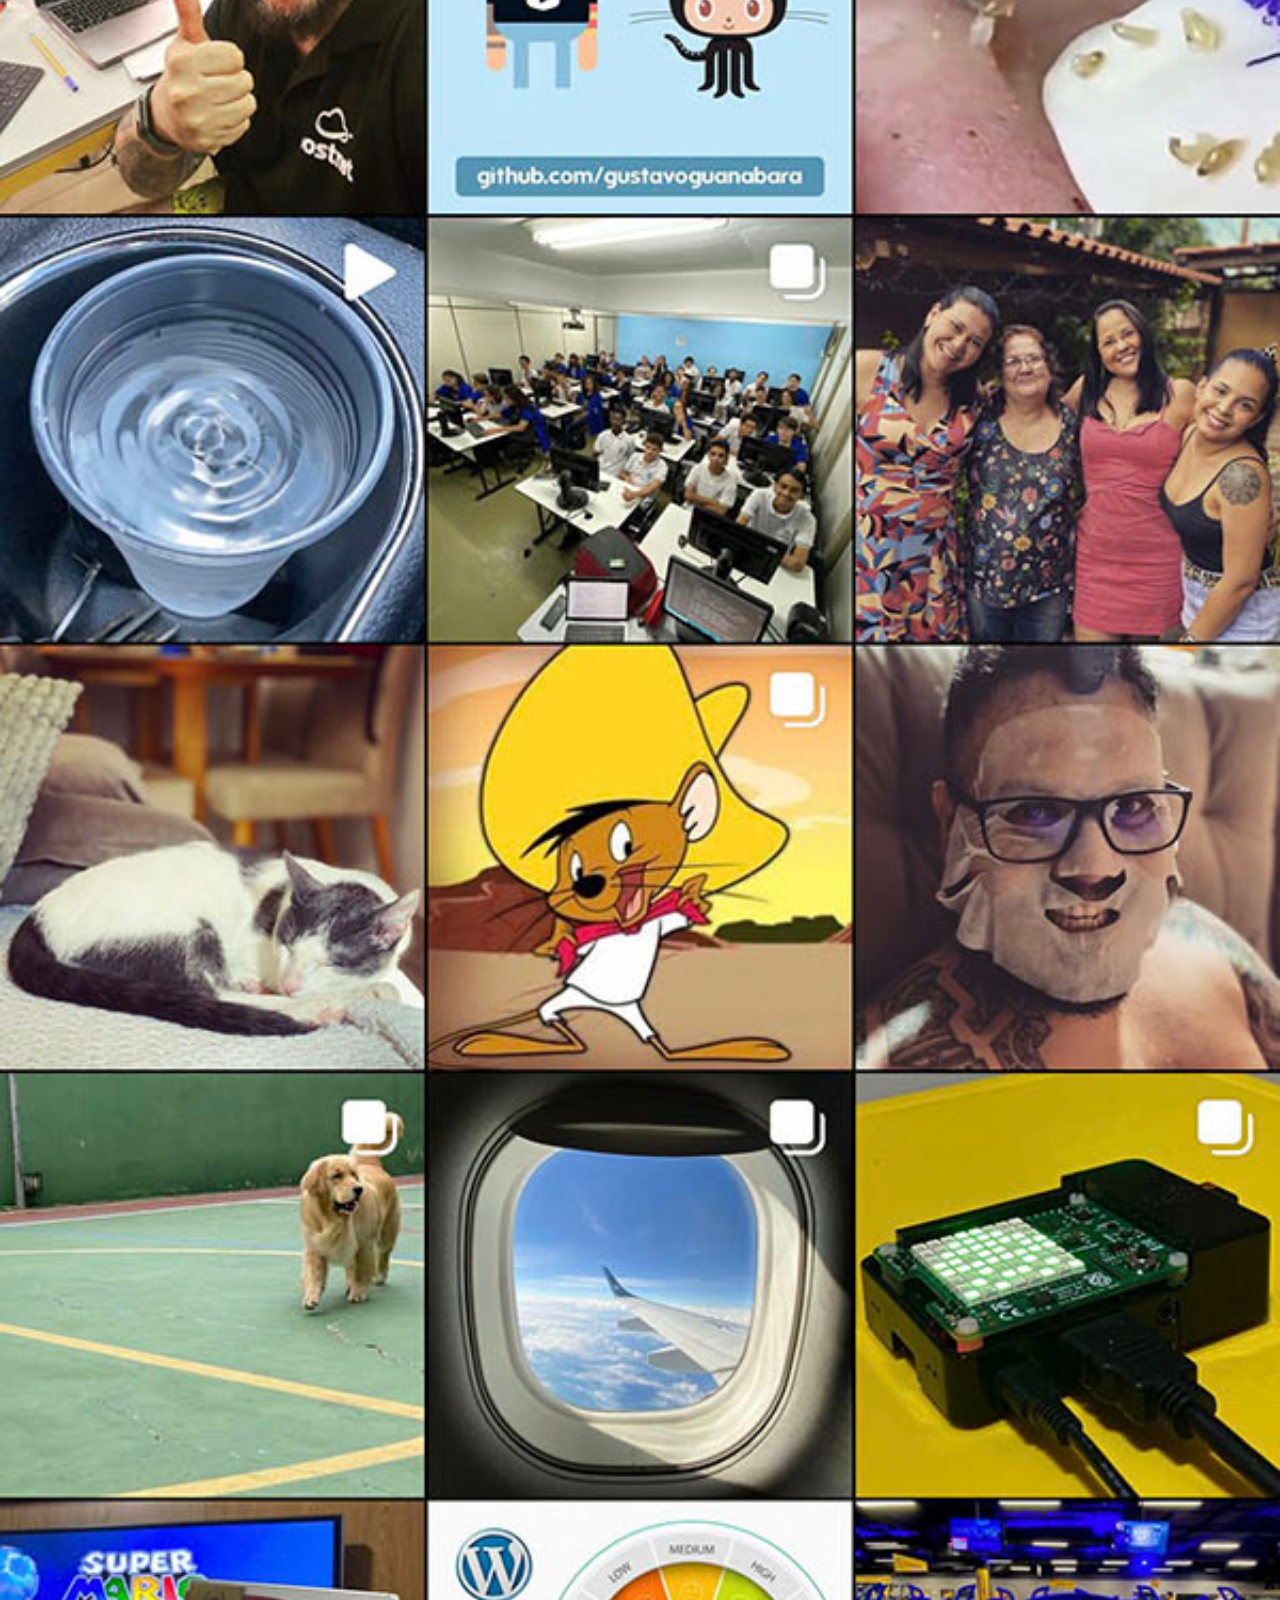
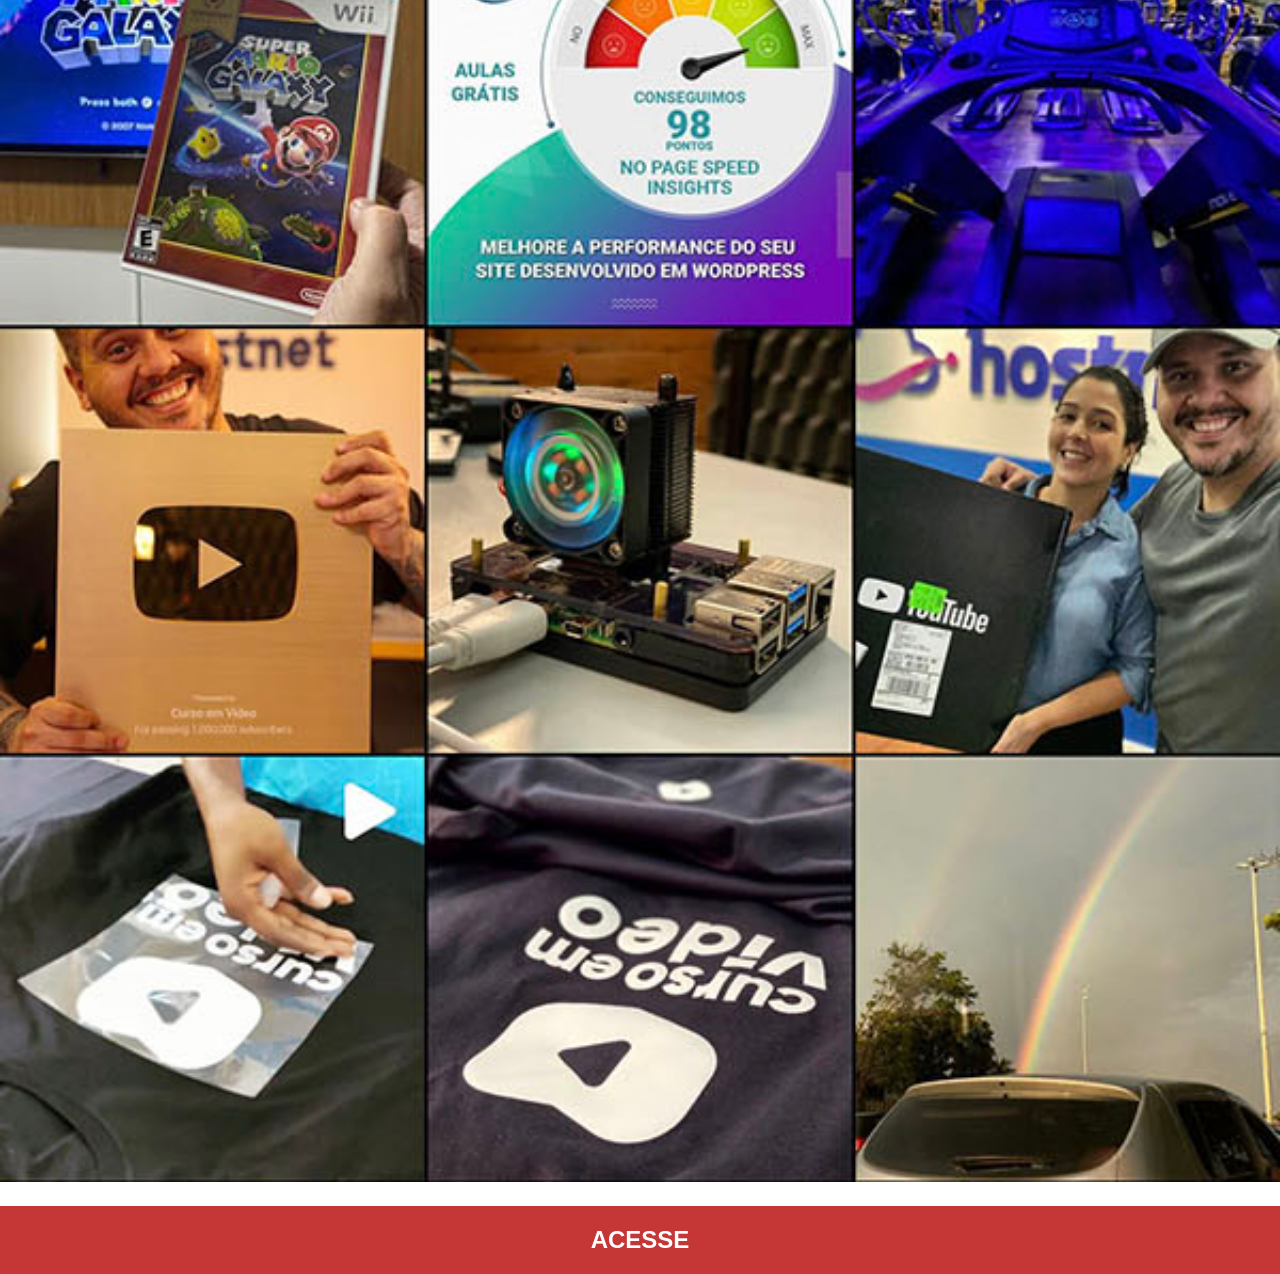
<file: instagram.html>
<!DOCTYPE html>
<html lang="pt-br">
<head>
    <meta charset="UTF-8">
    <meta name="viewport" content="width=device-width, initial-scale=1.0">
    <link rel="stylesheet" href="estilos/social.css">
    <title>Instagram</title>
</head>
<body>
    <img src="imagens/tela-instagram.jpg" alt="Instagram">
    <a href="https://www.instagram.com/" target="_blank">ACESSE</a>
</body>
</html>
</file>
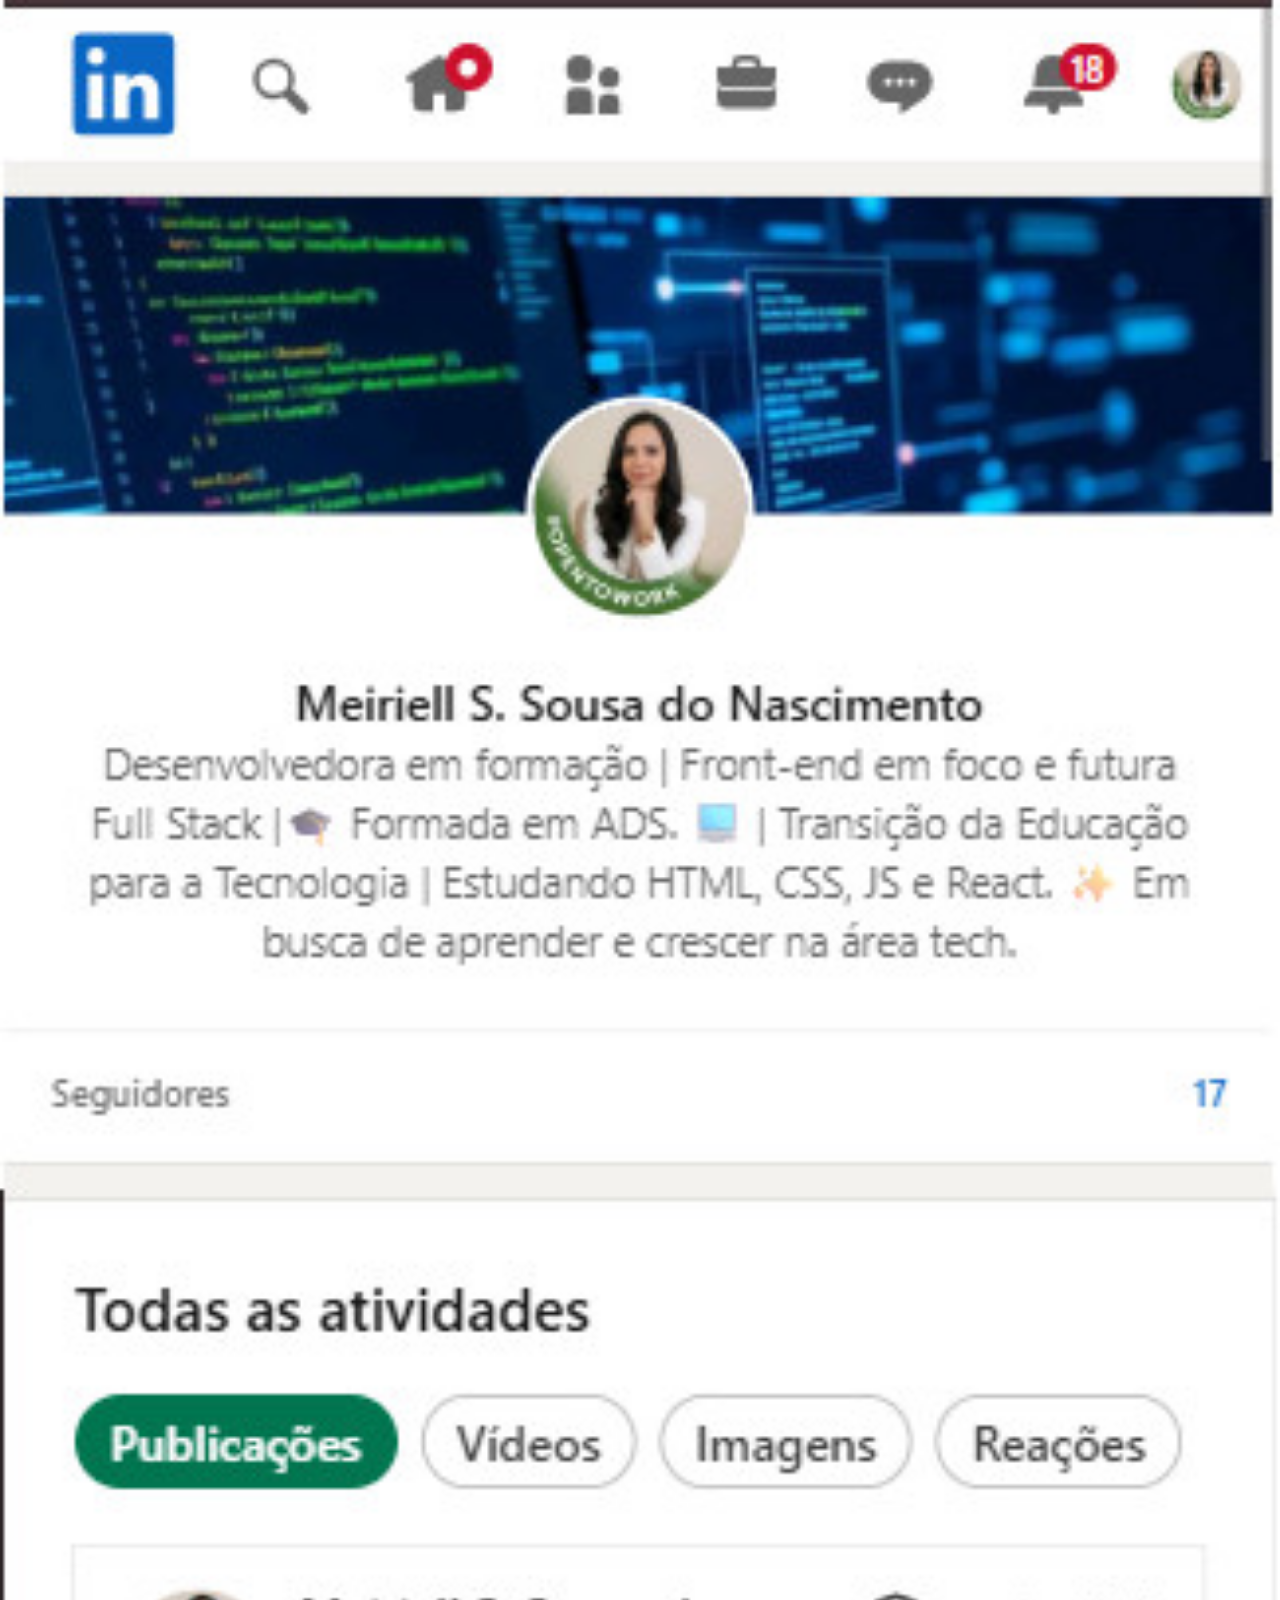
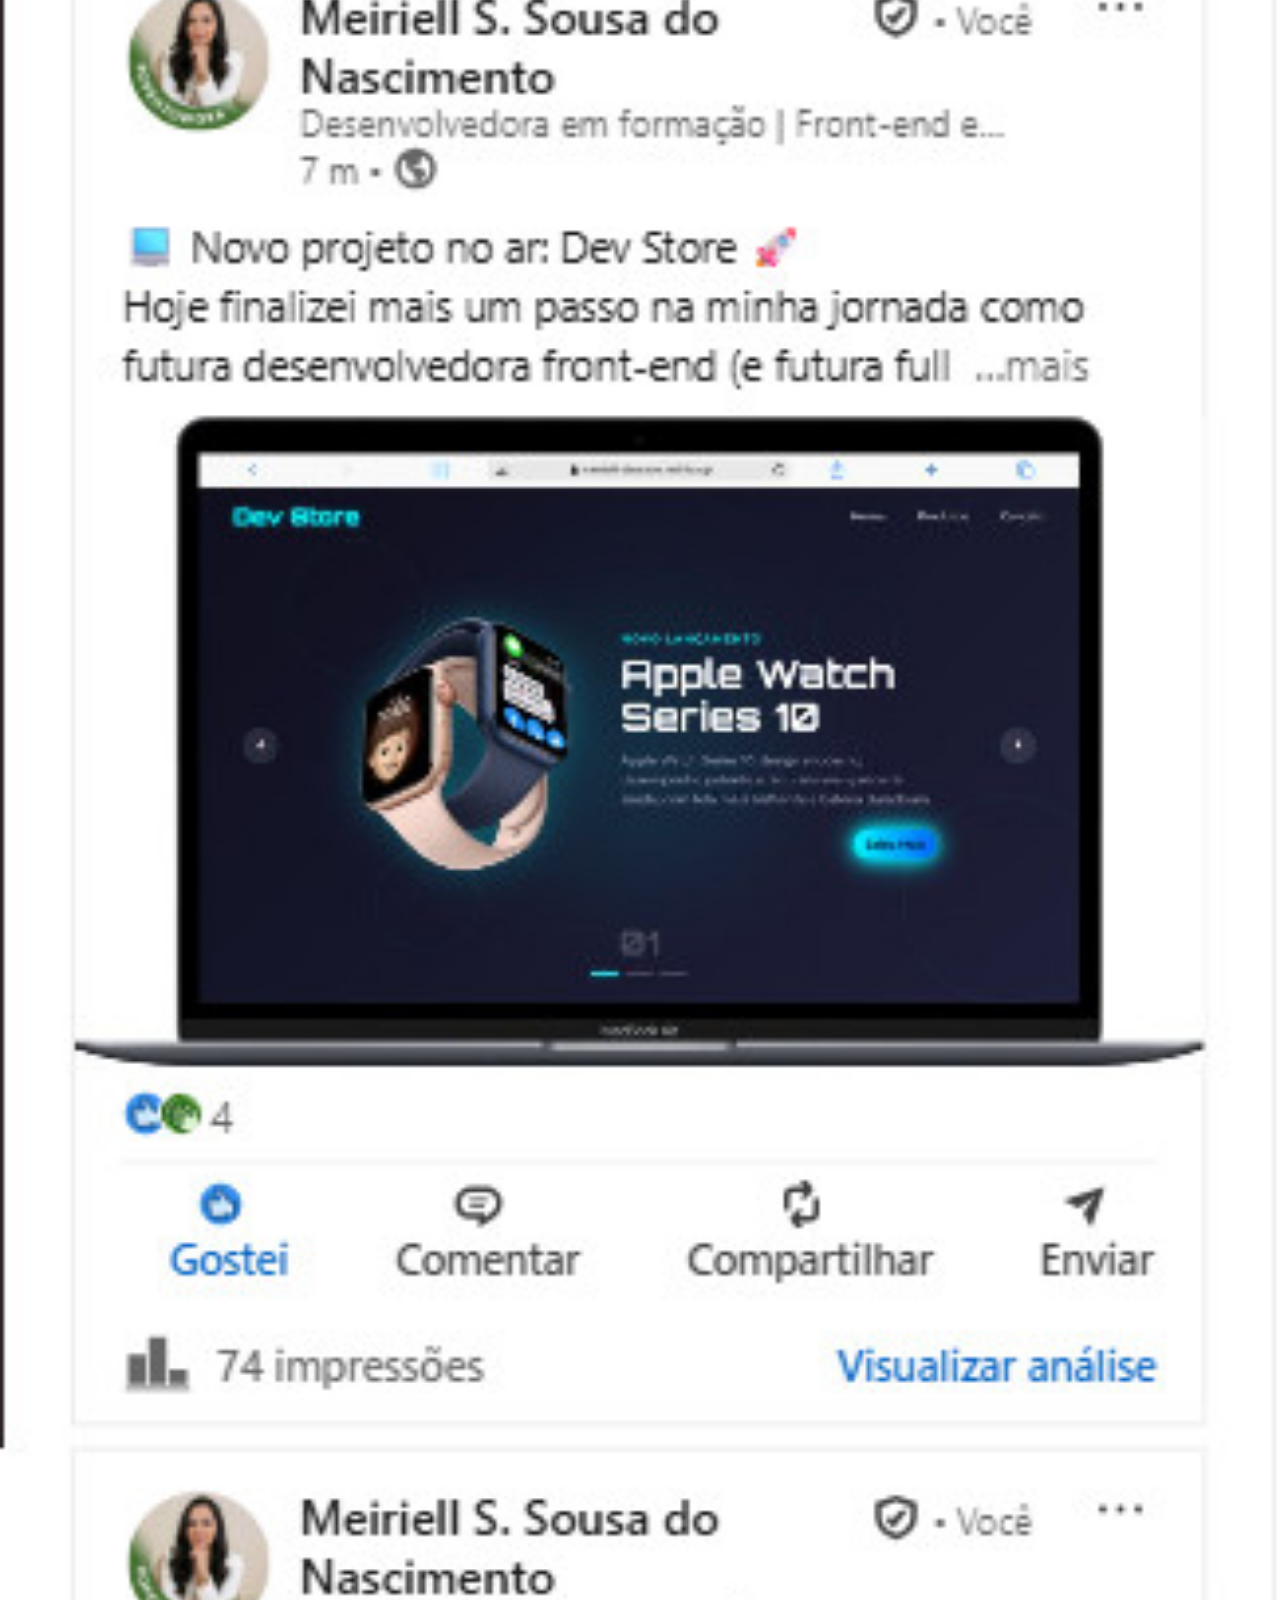
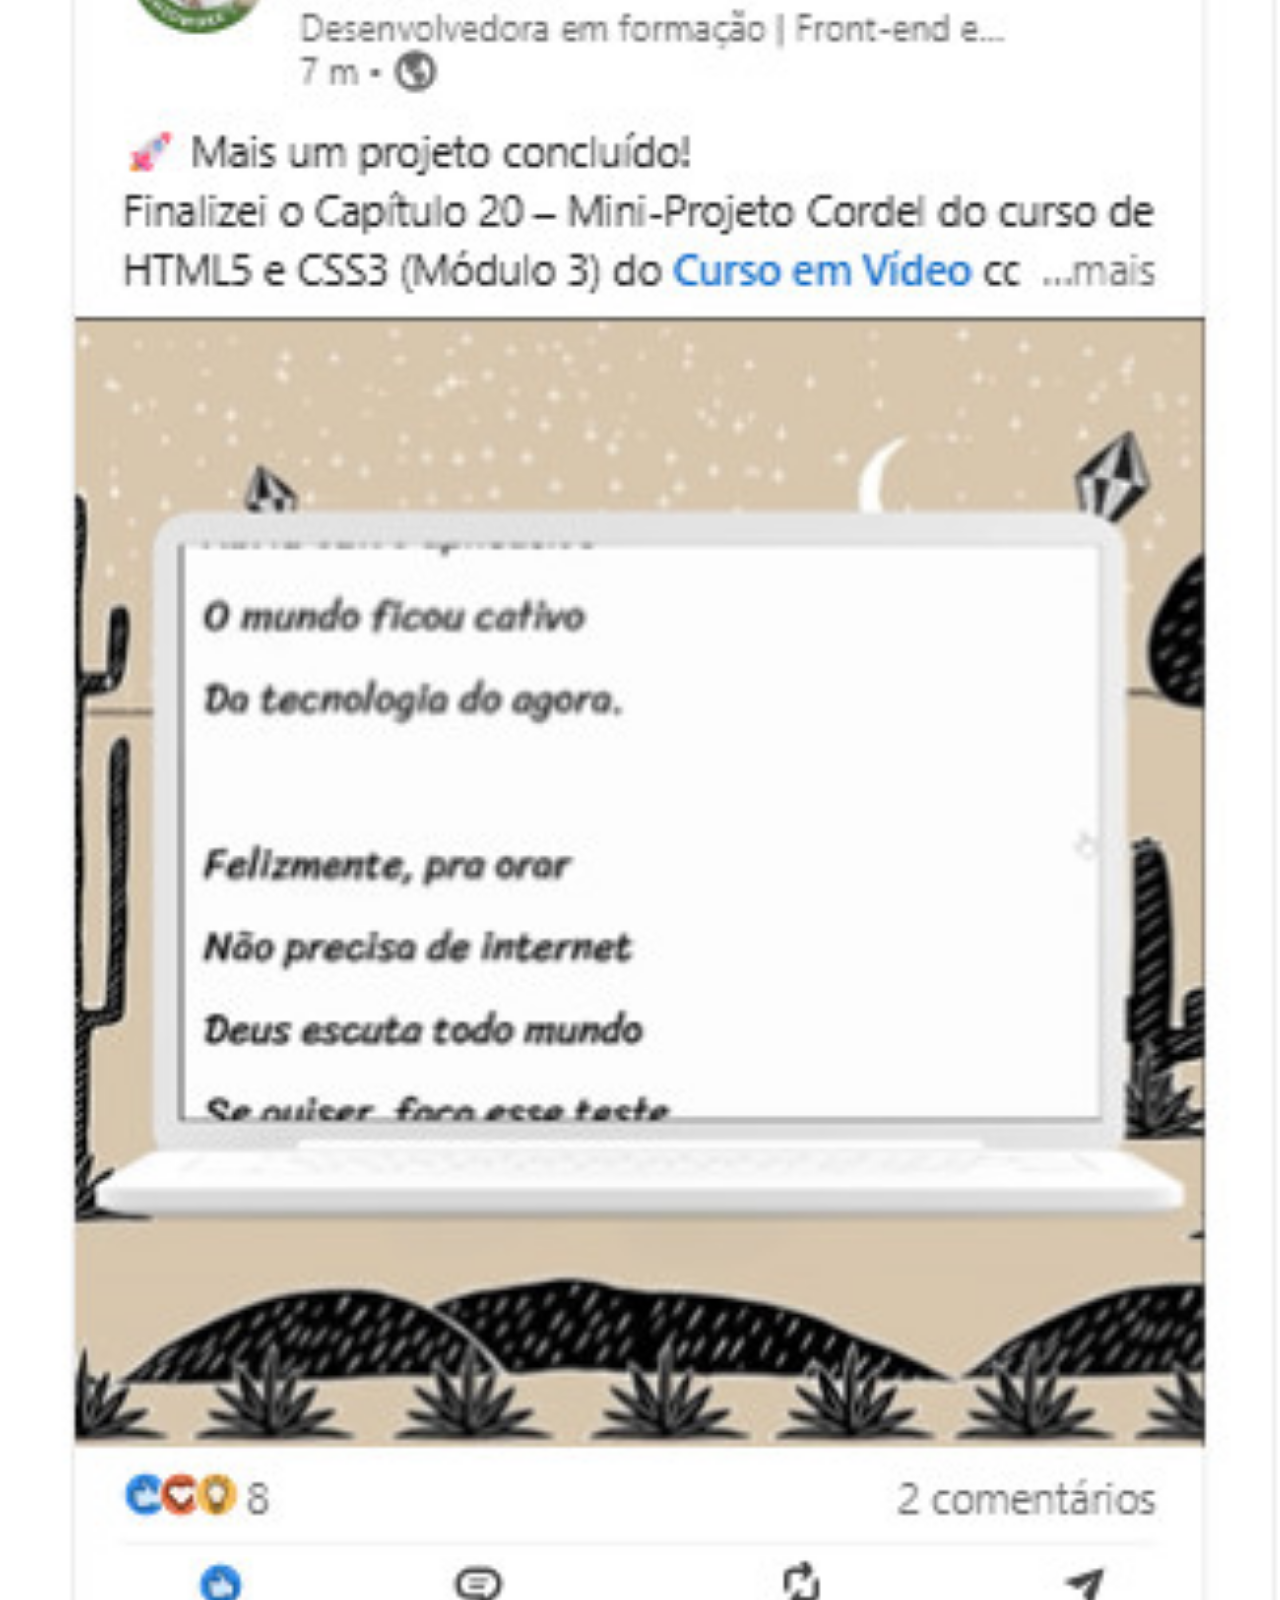
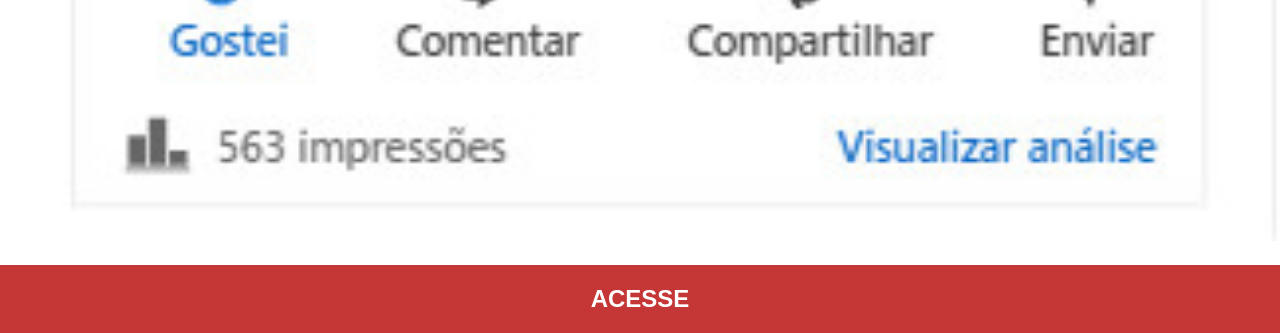
<file: linkedin.html>
<!DOCTYPE html>
<html lang="pt-br">
<head>
    <meta charset="UTF-8">
    <meta name="viewport" content="width=device-width, initial-scale=1.0">
    <link rel="stylesheet" href="estilos/social.css">
    <title>LinkedIn</title>
</head>
<body>
    <img src="imagens/tela-linkedin.jpg" alt="LinkedIn">
    <a href="https://www.linkedin.com/" target="_blank">ACESSE</a>
</body>
</html>
</file>
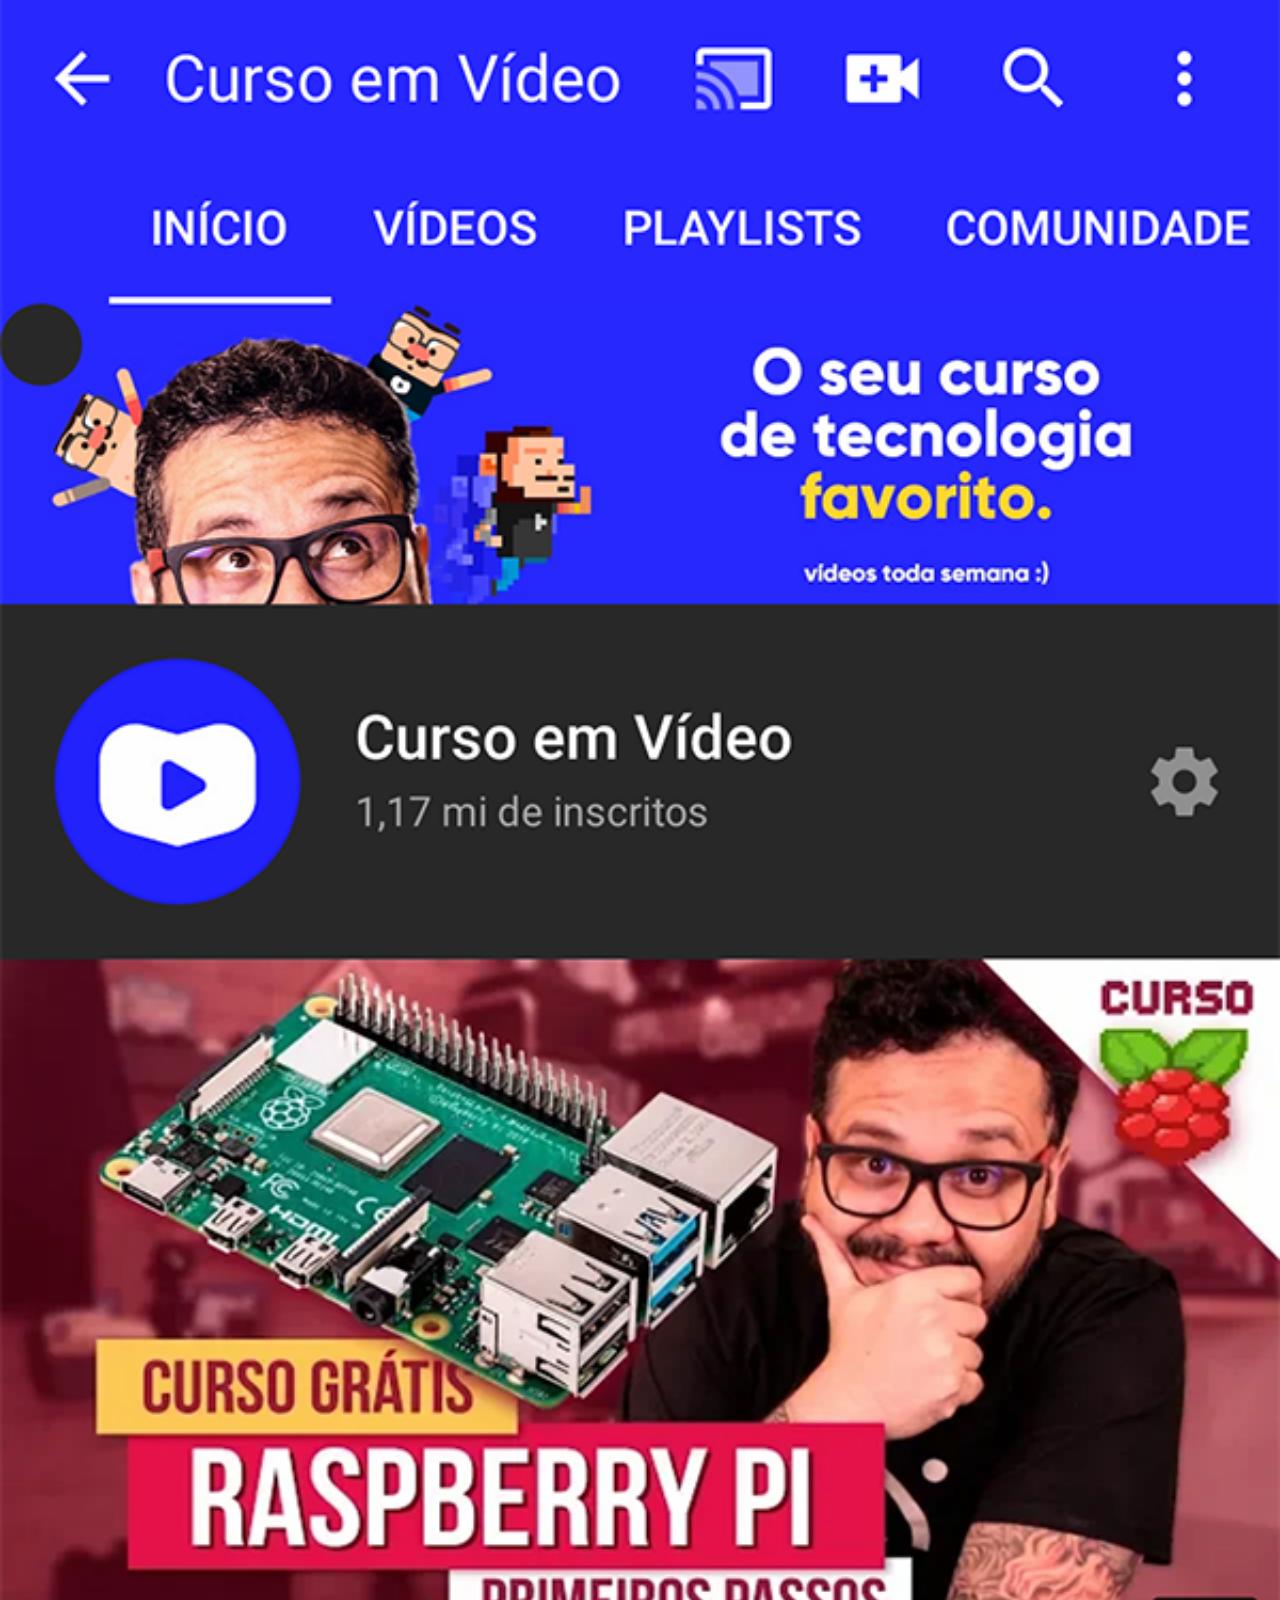
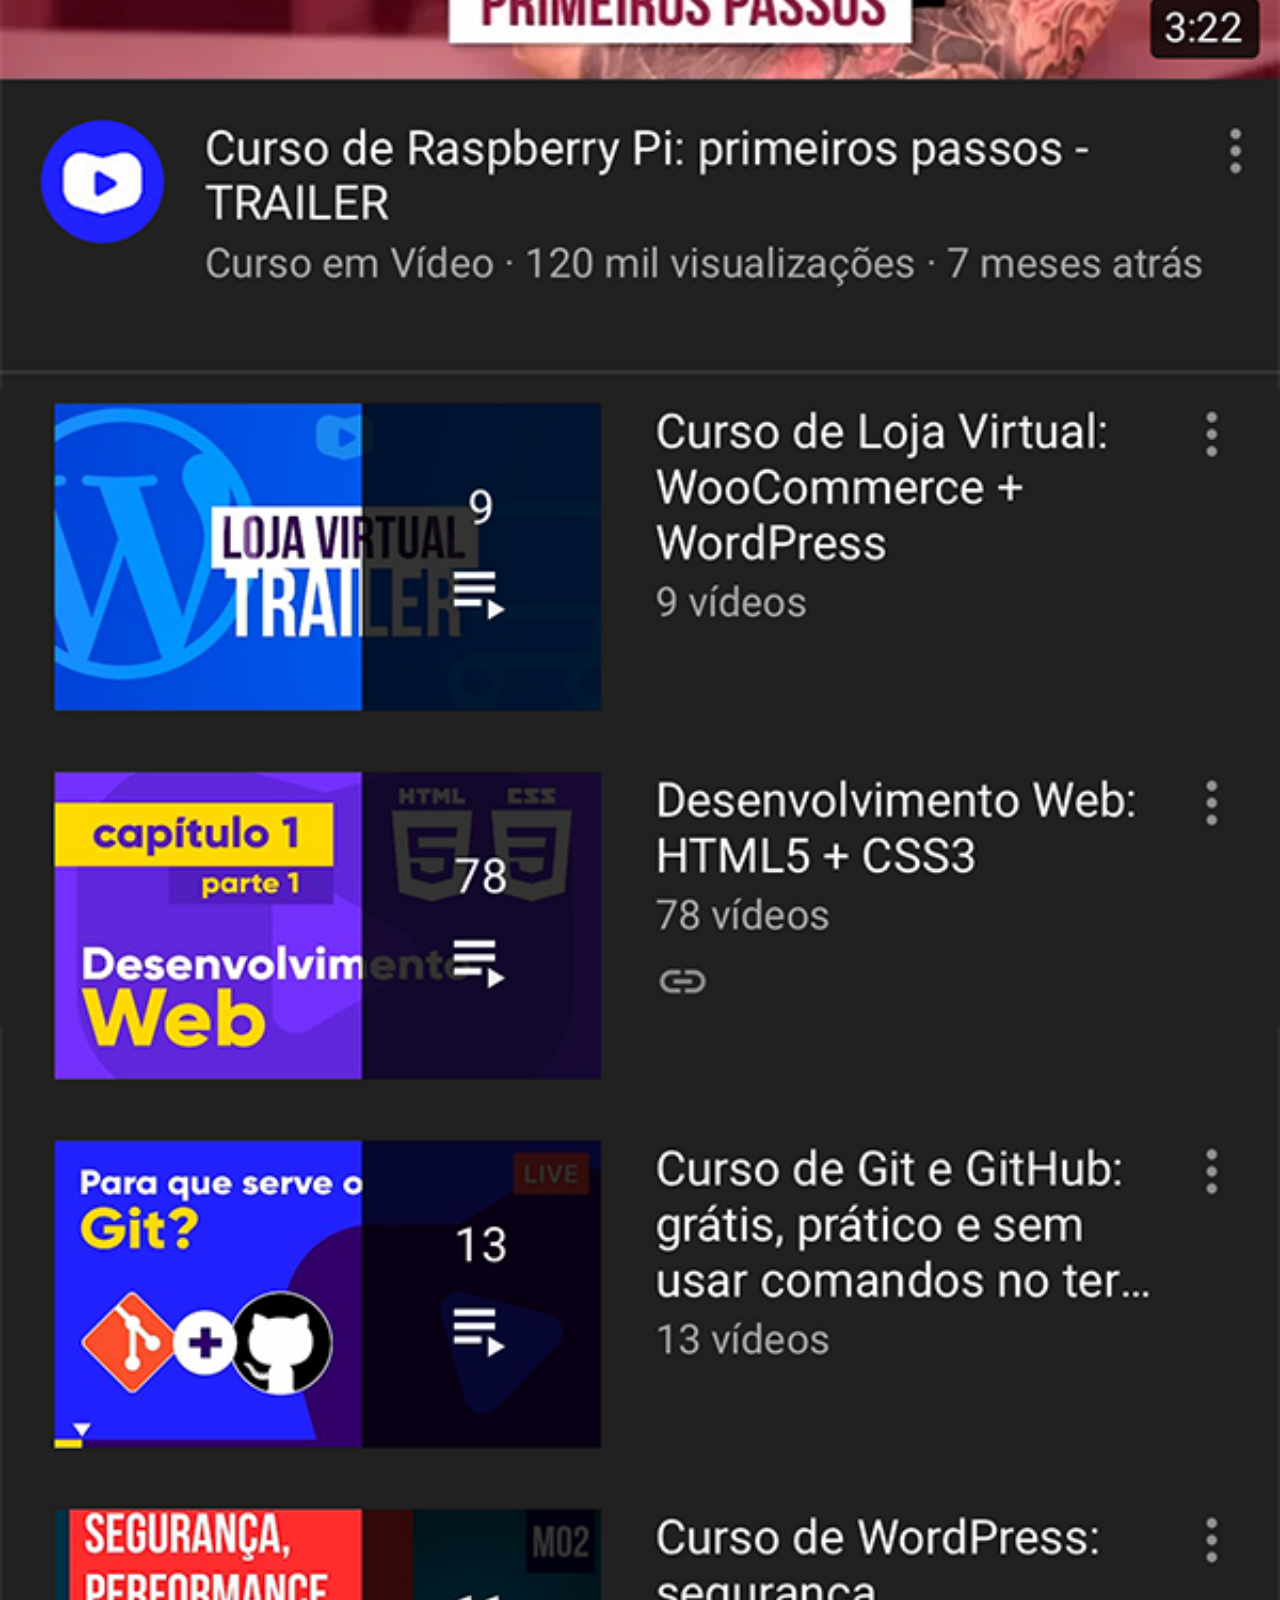
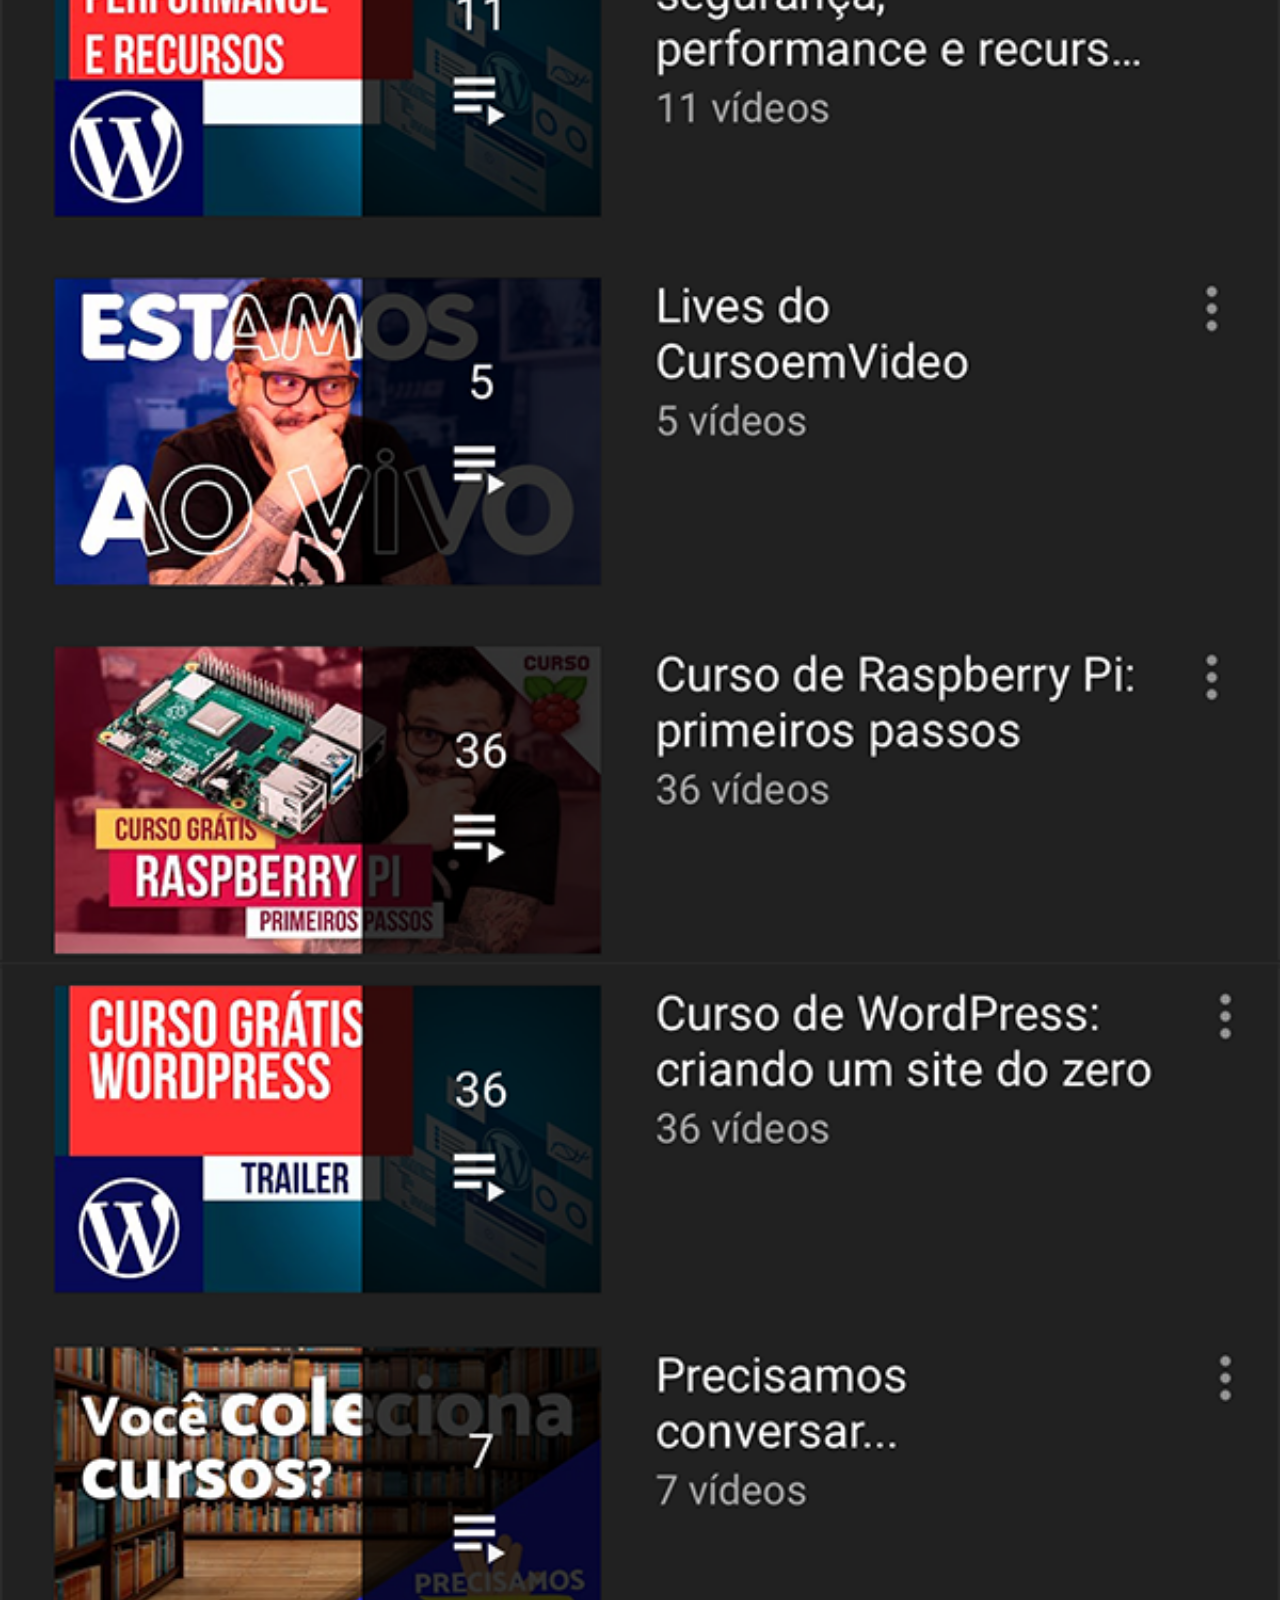
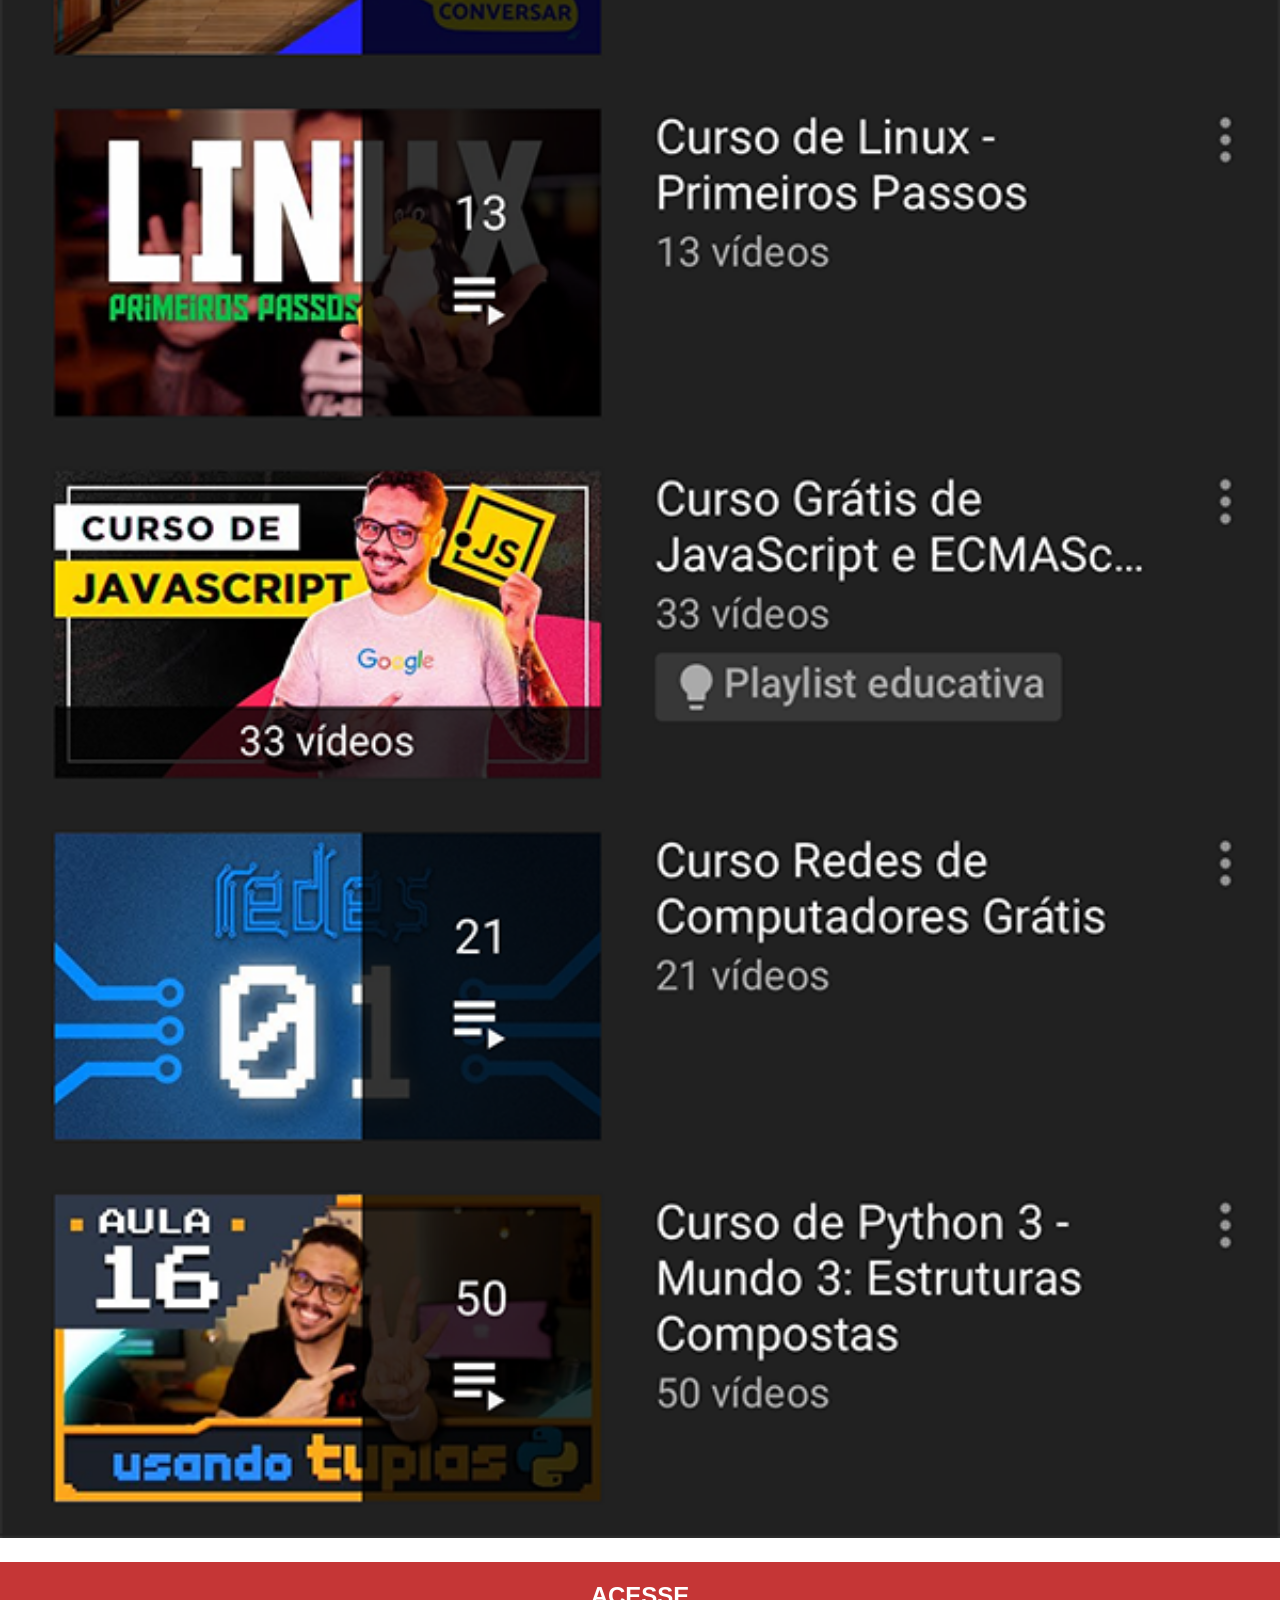
<file: youtube.html>
<!DOCTYPE html>
<html lang="pt-br">
<head>
    <meta charset="UTF-8">
    <meta name="viewport" content="width=device-width, initial-scale=1.0">
    <link rel="stylesheet" href="estilos/social.css">
    <title>Youtube</title>

</head>
<body>
    <img src="imagens/tela-youtube.png" alt="Youtube">
    <a href="https://www.youtube.com/" target="_blank">ACESSE</a>
</body>
</html>
</file>
<file: estilos/style.css>
@charset 'UTF-8';
* {
    margin: 0;
    padding: 0;
    font-family: 'Segoe UI', Tahoma, Geneva, Verdana, sans-serif;
}

html, body {
    height: 100vh;
    width: 100vw;
}

body {
    background: url('../imagens/fundo-madeira.jpg') no-repeat top center; 
    background-size: cover;
    background-attachment: fixed; /* Garante que a imagem de fundo fique fixa durante a rolagem */
}

main {
    position: relative;
    height: 100vh;
    
}

section#telefone {
    position: absolute;
    top: 50%;
    left: 50%;
    transform: translate(-50%, -50%);
    width: 311px;
    height: 627px;

    background: url('../imagens/frame-iphone.png') no-repeat center center;
    
}

iframe#tela {
    position: relative;
    top: 80px;
    left: 22px;
    width:267px;
    height: 471px;
}

section#redes-sociais {
    text-align: right;
}

section#redes-sociais img {
    width: 50px;
    margin: 10px;
    border-radius: 50%;
    box-shadow: 0 4px 8px rgba(0, 0, 0, 0.300);
    box-sizing: border-box; /* Garante que a borda seja incluída no tamanho total da imagem */
}

section#redes-sociais img:hover {
    border: 2px solid #ffffff6e; /* Adiciona uma borda branca ao passar o mouse */
    transform: scale(1.1); /* Aumenta o tamanho da imagem em 10% ao passar o mouse */
    transition: transform 0.3s ease; /* Adiciona uma transição suave para o efeito de hover */
}
</file>
<file: estilos/social.css>
@charset "UTF-8";

* {
  margin: 0;
  padding: 0;
  font-family: Arial, sans-serif;
}

::-webkit-scrollbar {
  /* Oculta a barra de rolagem */
  width: 0px;
  height: 0px;
}

img {
  width: 100%;
  height: auto;
}
a {
  display: block;
  background-color: #c53636;
  color: #ffffff;
  padding: 20px;
  text-align: center;
  margin-top: 20px;
  font-weight: bold;
  font-size: 24px;
  text-decoration: none;
}

a:hover {
  background-color: #fe0000b7;
}
</file>
